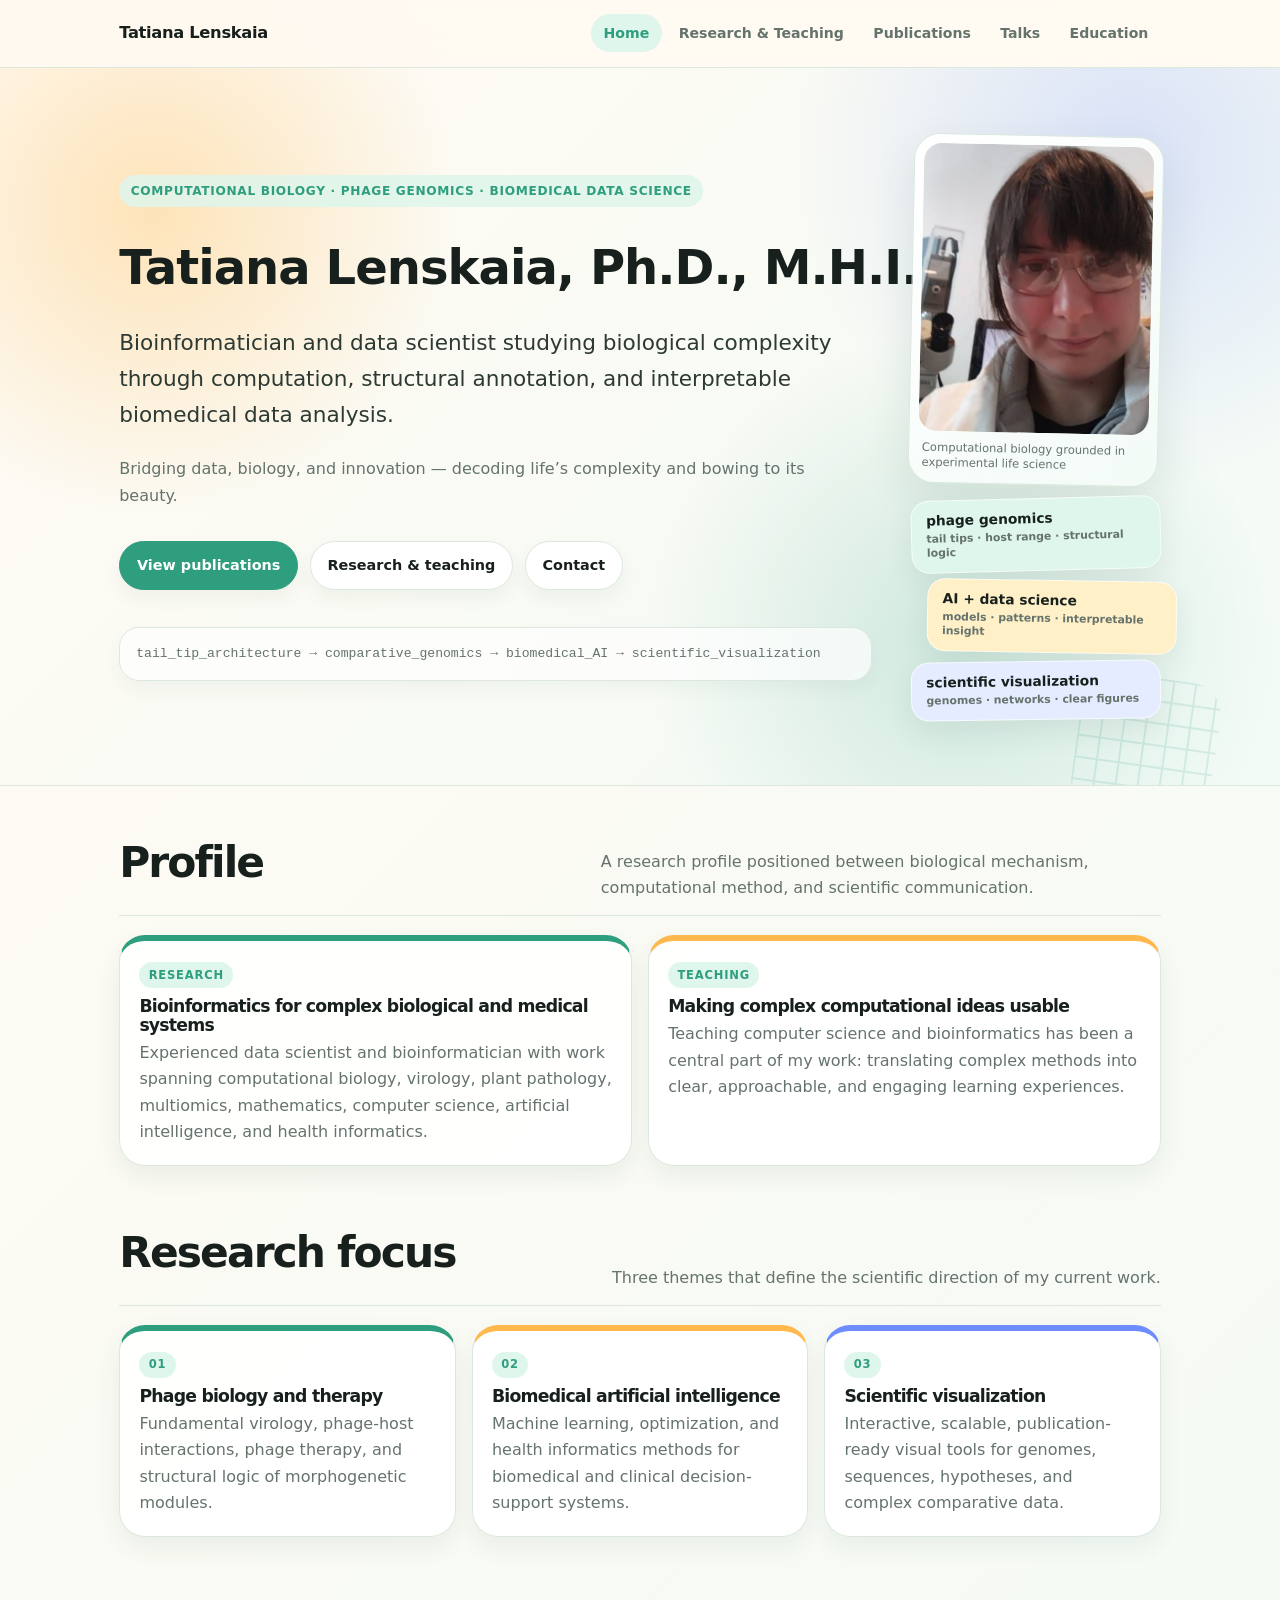
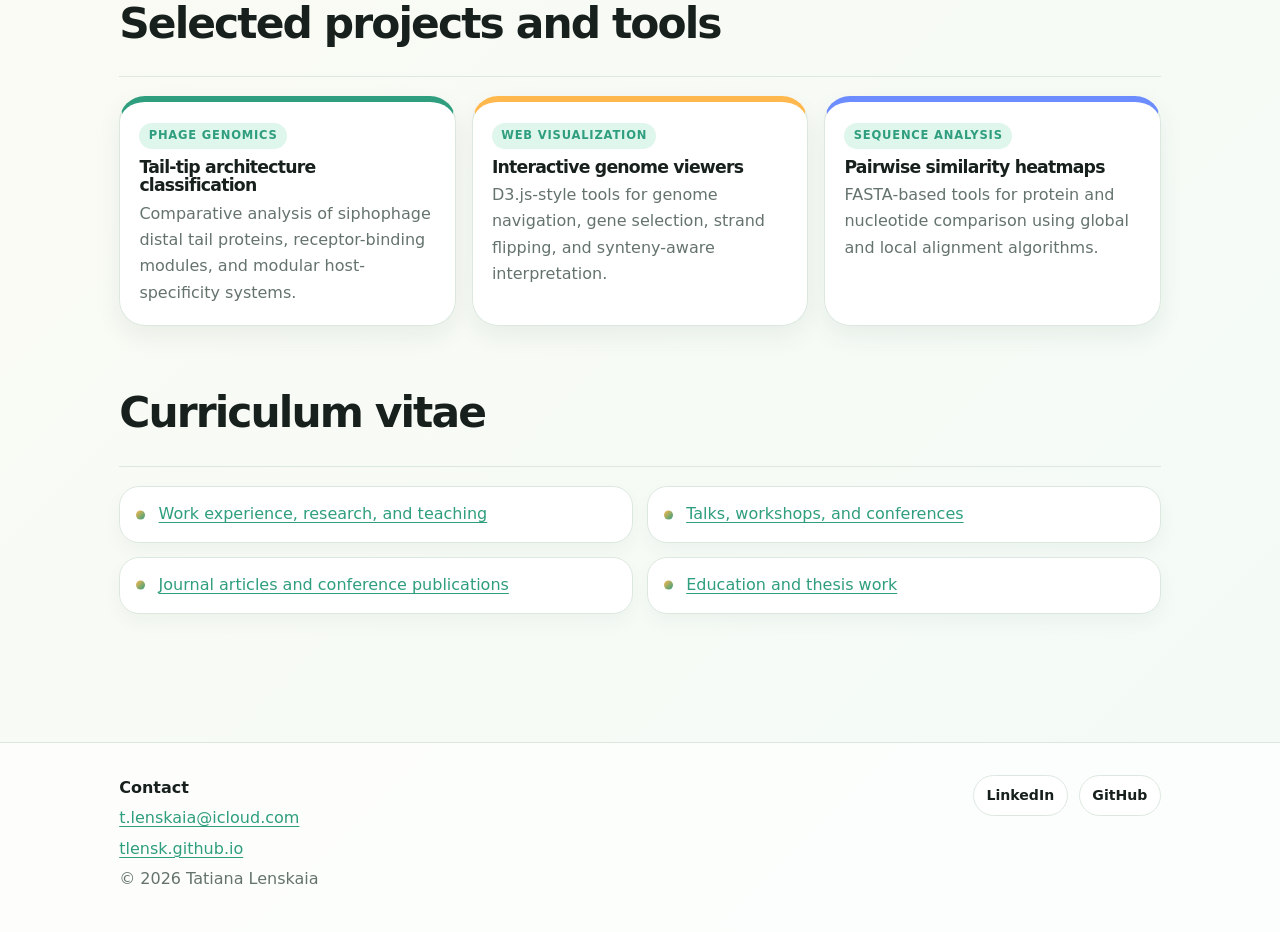
<file: index.html>
<!DOCTYPE html>
<html lang="en">
<head>
  <meta charset="UTF-8">
  <meta name="viewport" content="width=device-width, initial-scale=1.0">
  <meta name="description" content="Academic CV and research portfolio of Tatiana Lenskaia, Ph.D., M.H.I., bioinformatician and computational biologist working on phage genomics, biomedical data science, and scientific visualization.">
  <title>Tatiana Lenskaia | Bioinformatics & Phage Research</title>
  <link rel="stylesheet" href="assets/css/style.css">
</head>
<body>
  <a class="skip-link" href="#main">Skip to content</a>
  <nav class="site-nav" aria-label="Main navigation">
    <div class="nav-inner">
      <a class="brand" href="index.html">Tatiana Lenskaia</a>
      <div class="nav-links">
        <a href="index.html" aria-current="page">Home</a>
        <a href="work.html">Research & Teaching</a>
        <a href="pubs.html">Publications</a>
        <a href="talks.html">Talks</a>
        <a href="edu.html">Education</a>
      </div>
    </div>
  </nav>

  <header class="hero">
    <div class="hero-inner">
      <div>
        <p class="eyebrow">Computational biology · Phage genomics · Biomedical data science</p>
        <h1>Tatiana Lenskaia, Ph.D., M.H.I.</h1>
        <p class="lede">Bioinformatician and data scientist studying biological complexity through computation, structural annotation, and interpretable biomedical data analysis.</p>
        <p class="tagline">Bridging data, biology, and innovation — decoding life’s complexity and bowing to its beauty.</p>
        <div class="hero-actions" aria-label="Primary links">
          <a class="button primary" href="pubs.html">View publications</a>
          <a class="button" href="work.html">Research & teaching</a>
          <a class="button" href="mailto:t.lenskaia@icloud.com">Contact</a>
        </div>
        <div class="code-strip" aria-label="Research focus summary">tail_tip_architecture → comparative_genomics → biomedical_AI → scientific_visualization</div>
      </div>
      <div class="hero-visual">
        <figure class="portrait-card">
          <img 
            src="assets/img/tl_lab.png" 
            alt="Tatiana Lenskaia in a laboratory setting with microscope"
            class="hero-photo"
          >
          <figcaption>
            Computational biology grounded in experimental life science
          </figcaption>
        </figure>

        <div class="mini-card-stack" aria-hidden="true">


          <div class="mini-card card-green">
            <span class="mini-card-title">phage genomics</span>
            <span class="mini-card-subtitle">tail tips · host range · structural logic</span>
          </div>

          <div class="mini-card card-yellow">
            <span class="mini-card-title">AI + data science</span>
            <span class="mini-card-subtitle">models · patterns · interpretable insight</span>
          </div>

          <div class="mini-card card-blue">
            <span class="mini-card-title">scientific visualization</span>
            <span class="mini-card-subtitle">genomes · networks · clear figures</span>
          </div>


        </div>
      </div>
    </div>
  </header>

  <main id="main">
    <section class="section" aria-labelledby="profile-title">
      <div class="section-header">
        <h2 id="profile-title">Profile</h2>
        <p>A research profile positioned between biological mechanism, computational method, and scientific communication.</p>
      </div>
      <div class="grid two">
        <article class="card">
          <span class="kicker">Research</span>
          <h3>Bioinformatics for complex biological and medical systems</h3>
          <p>Experienced data scientist and bioinformatician with work spanning computational biology, virology, plant pathology, multiomics, mathematics, computer science, artificial intelligence, and health informatics.</p>
        </article>
        <article class="card">
          <span class="kicker">Teaching</span>
          <h3>Making complex computational ideas usable</h3>
          <p>Teaching computer science and bioinformatics has been a central part of my work: translating complex methods into clear, approachable, and engaging learning experiences.</p>
        </article>
      </div>
    </section>

    <section class="section" aria-labelledby="research-title">
      <div class="section-header">
        <h2 id="research-title">Research focus</h2>
        <p>Three themes that define the scientific direction of my current work.</p>
      </div>
      <div class="grid three">
        <article class="card">
          <span class="kicker">01</span>
          <h3>Phage biology and therapy</h3>
          <p>Fundamental virology, phage-host interactions, phage therapy, and structural logic of morphogenetic modules.</p>
        </article>
        <article class="card">
          <span class="kicker">02</span>
          <h3>Biomedical artificial intelligence</h3>
          <p>Machine learning, optimization, and health informatics methods for biomedical and clinical decision-support systems.</p>
        </article>
        <article class="card">
          <span class="kicker">03</span>
          <h3>Scientific visualization</h3>
          <p>Interactive, scalable, publication-ready visual tools for genomes, sequences, hypotheses, and complex comparative data.</p>
        </article>
      </div>
    </section>

    <section class="section" aria-labelledby="projects-title">
      <div class="section-header">
        <h2 id="projects-title">Selected projects and tools</h2>
        <!--<p>A portfolio layer that makes the CV more useful to scientific collaborators, employers, and consulting clients.</p>-->
      </div>
      <div class="grid three">
        <article class="card">
          <span class="kicker">Phage genomics</span>
          <h3>Tail-tip architecture classification</h3>
          <p>Comparative analysis of siphophage distal tail proteins, receptor-binding modules, and modular host-specificity systems.</p>
        </article>
        <article class="card">
          <span class="kicker">Web visualization</span>
          <h3>Interactive genome viewers</h3>
          <p>D3.js-style tools for genome navigation, gene selection, strand flipping, and synteny-aware interpretation.</p>
        </article>
        <article class="card">
          <span class="kicker">Sequence analysis</span>
          <h3>Pairwise similarity heatmaps</h3>
          <p>FASTA-based tools for protein and nucleotide comparison using global and local alignment algorithms.</p>
        </article>
      </div>
    </section>

    <section class="section" aria-labelledby="cv-title">
      <div class="section-header">
        <h2 id="cv-title">Curriculum vitae</h2>
        <!--<p>The full CV is divided into focused pages for faster scanning.</p>-->
      </div>
      <div class="grid four">
        <ul class="compact-list">
          <li><a href="work.html">Work experience, research, and teaching</a></li>
          <li><a href="talks.html">Talks, workshops, and conferences</a></li>
          <li><a href="pubs.html">Journal articles and conference publications</a></li>
          <li><a href="edu.html">Education and thesis work</a></li>
        </ul>
      </div>
    </section>
  </main>

  <footer class="site-footer">
    <div class="footer-inner">
      <div>
        <strong>Contact</strong>
        <p><a href="mailto:t.lenskaia@icloud.com">t.lenskaia@icloud.com</a></p>
        <p><a href="https://tlensk.github.io/">tlensk.github.io</a></p>
        <p>© <span data-year></span> Tatiana Lenskaia</p>
      </div>
      <div class="social-links" aria-label="Social links">
        <a href="https://www.linkedin.com/in/tlensk/" aria-label="LinkedIn profile">LinkedIn</a>
        <a href="https://github.com/tlensk" aria-label="GitHub profile">GitHub</a>
      </div>
    </div>
  </footer>
  <script src="assets/js/main.js"></script>
</body>
</html>
</file>
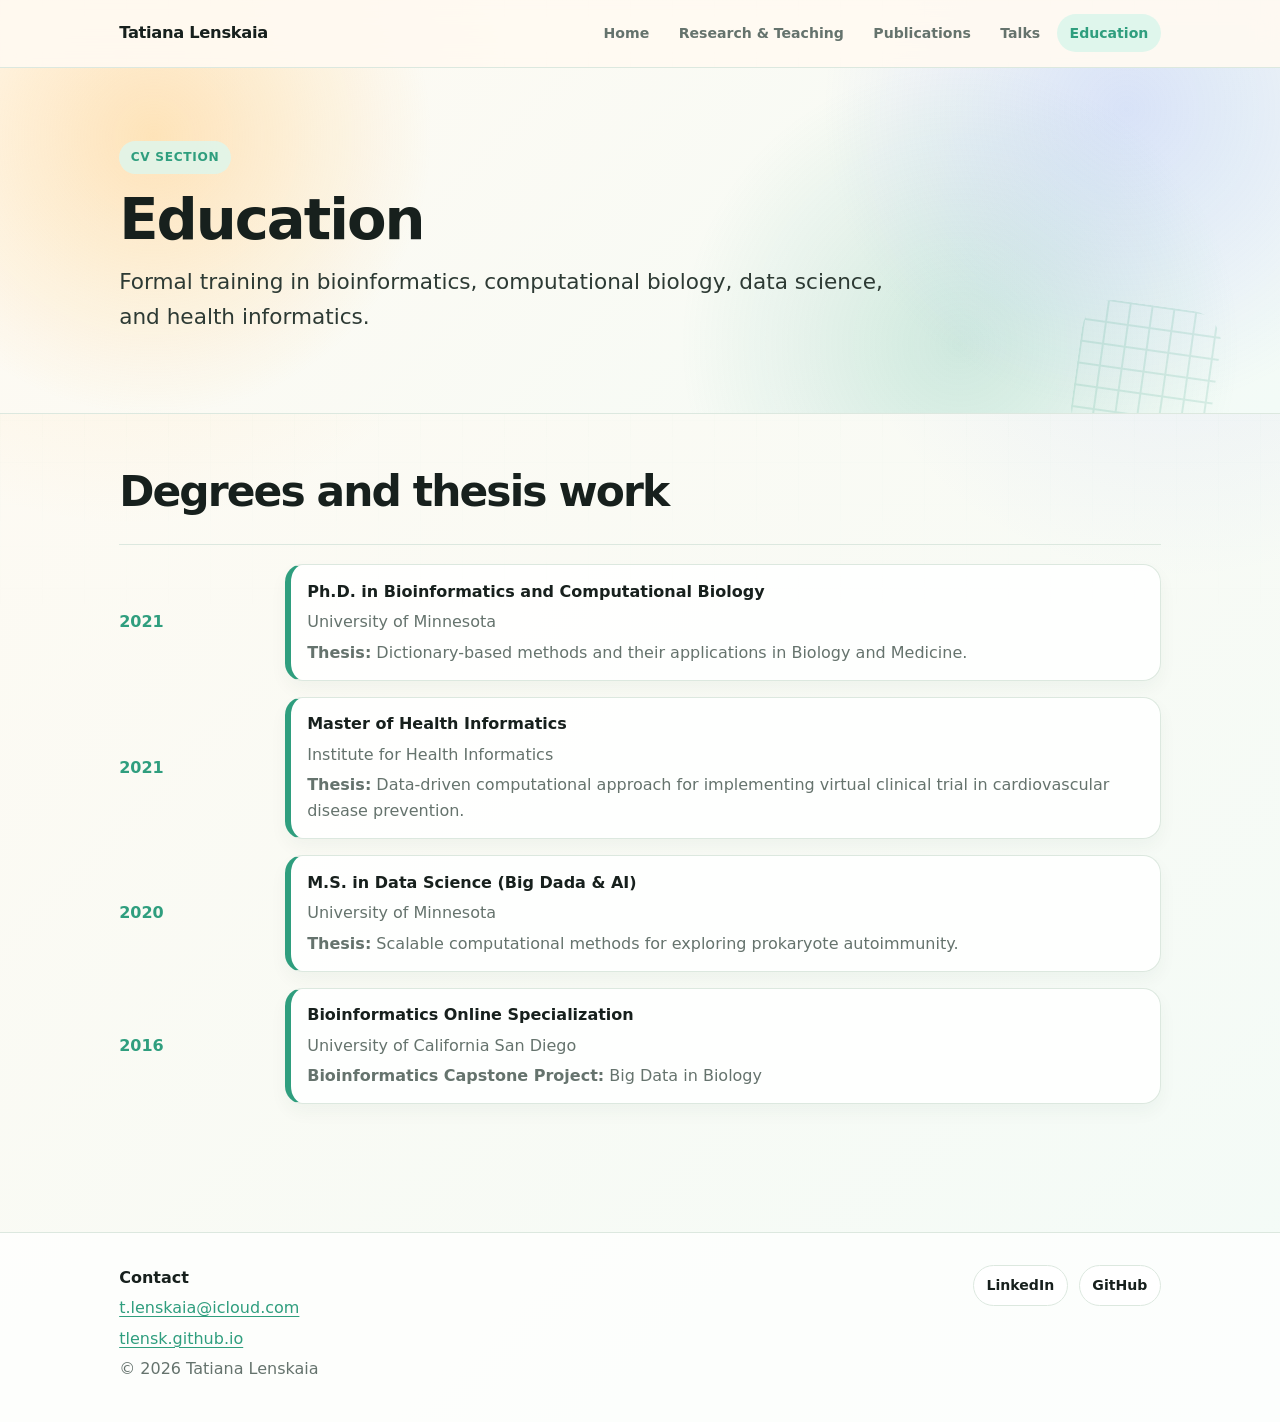
<file: edu.html>
<!DOCTYPE html>
<html lang="en">
<head>
  <meta charset="UTF-8">
  <meta name="viewport" content="width=device-width, initial-scale=1.0">
  <meta name="description" content="Education and thesis work of Tatiana Lenskaia, Ph.D., M.H.I.">
  <title>Education | Tatiana Lenskaia</title>
  <link rel="stylesheet" href="assets/css/style.css">
</head>
<body>
  <a class="skip-link" href="#main">Skip to content</a>
  <nav class="site-nav" aria-label="Main navigation">
    <div class="nav-inner">
      <a class="brand" href="index.html">Tatiana Lenskaia</a>
      <div class="nav-links">
        <a href="index.html">Home</a>
        <a href="work.html">Research & Teaching</a>
        <a href="pubs.html">Publications</a>
        <a href="talks.html">Talks</a>
        <a href="edu.html" aria-current="page">Education</a>
      </div>
    </div>
  </nav>

  <header class="page-hero">
    <div class="page-hero-inner">
      <p class="eyebrow">CV section</p>
      <h1>Education</h1>
      <p class="lede">Formal training in bioinformatics, computational biology, data science, and health informatics.</p>
    </div>
  </header>

  <main id="main">
    <section class="section" aria-labelledby="education-title">
      <div class="section-header"><h2 id="education-title">Degrees and thesis work</h2>
      <!--<p>Each degree is presented with its thesis topic to clarify the intellectual trajectory.</p>--></div>
      <ol class="timeline">
        <li>
          <span class="date">2021</span>
          <div class="body">
            <strong>Ph.D. in Bioinformatics and Computational Biology</strong>
            <p>University of Minnesota</p>
            <p><strong>Thesis:</strong> Dictionary-based methods and their applications in Biology and Medicine.</p>
          </div>
        </li>
        <li>
          <span class="date">2021</span>
          <div class="body">
            <strong>Master of Health Informatics</strong>
            <p>Institute for Health Informatics</p>
            <p><strong>Thesis:</strong> Data-driven computational approach for implementing virtual clinical trial in cardiovascular disease prevention.</p>
          </div>
        </li>
        <li>
          <span class="date">2020</span>
          <div class="body">
            <strong>M.S. in Data Science (Big Dada & AI)</strong>
            <p>University of Minnesota</p>
            <p><strong>Thesis:</strong> Scalable computational methods for exploring prokaryote autoimmunity.</p>
          </div>
        </li>
        <li>
          <span class="date">2016</span>
          <div class="body">
            <strong>Bioinformatics Online Specialization</strong>
            <p>University of California San Diego</p>
            <p><strong>Bioinformatics Capstone Project:</strong> Big Data in Biology</p>
          </div>
        </li>




      </ol>
    </section>
  </main>

  <footer class="site-footer">
    <div class="footer-inner">
      <div><strong>Contact</strong><p><a href="mailto:t.lenskaia@icloud.com">t.lenskaia@icloud.com</a></p><p><a href="https://tlensk.github.io/">tlensk.github.io</a></p><p>© <span data-year></span> Tatiana Lenskaia</p></div>
      <div class="social-links" aria-label="Social links"><a href="https://www.linkedin.com/in/tlensk/">LinkedIn</a><a href="https://github.com/tlensk">GitHub</a></div>
    </div>
  </footer>
  <script src="assets/js/main.js"></script>
</body>
</html>
</file>
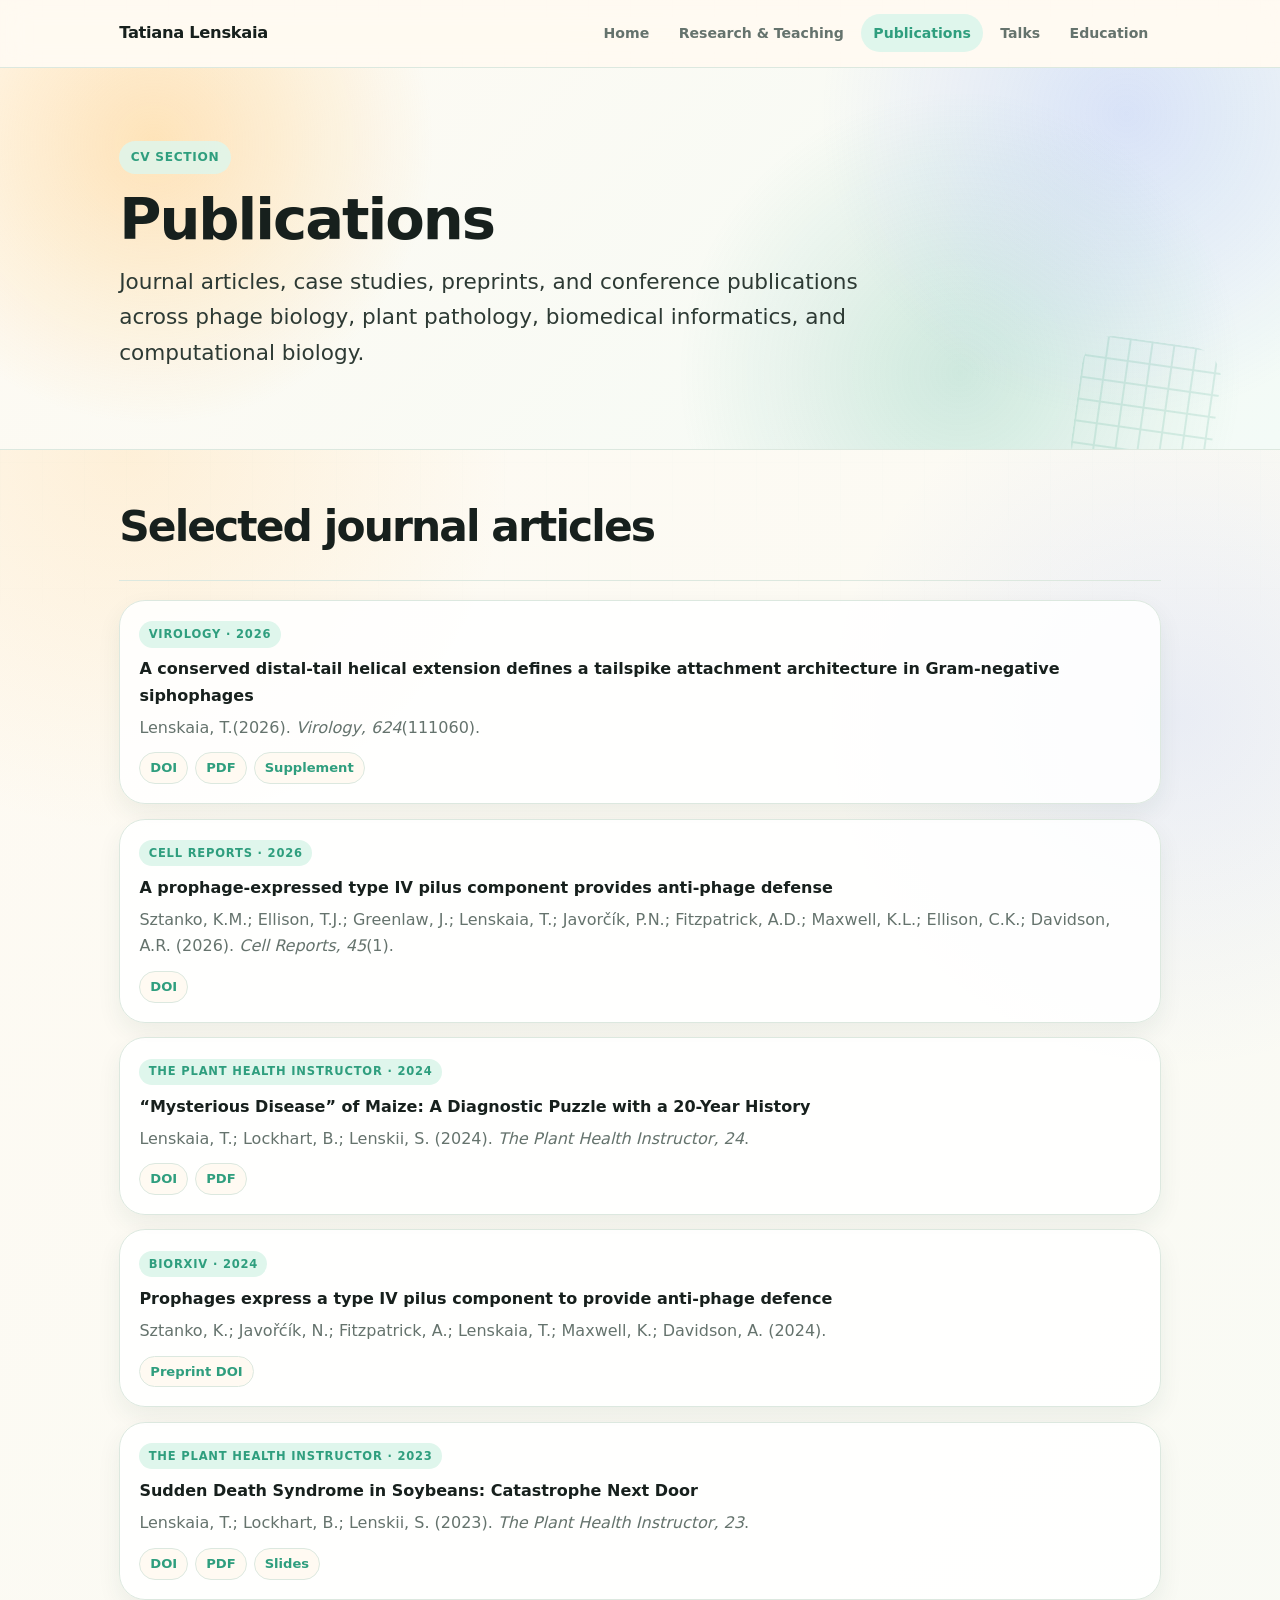
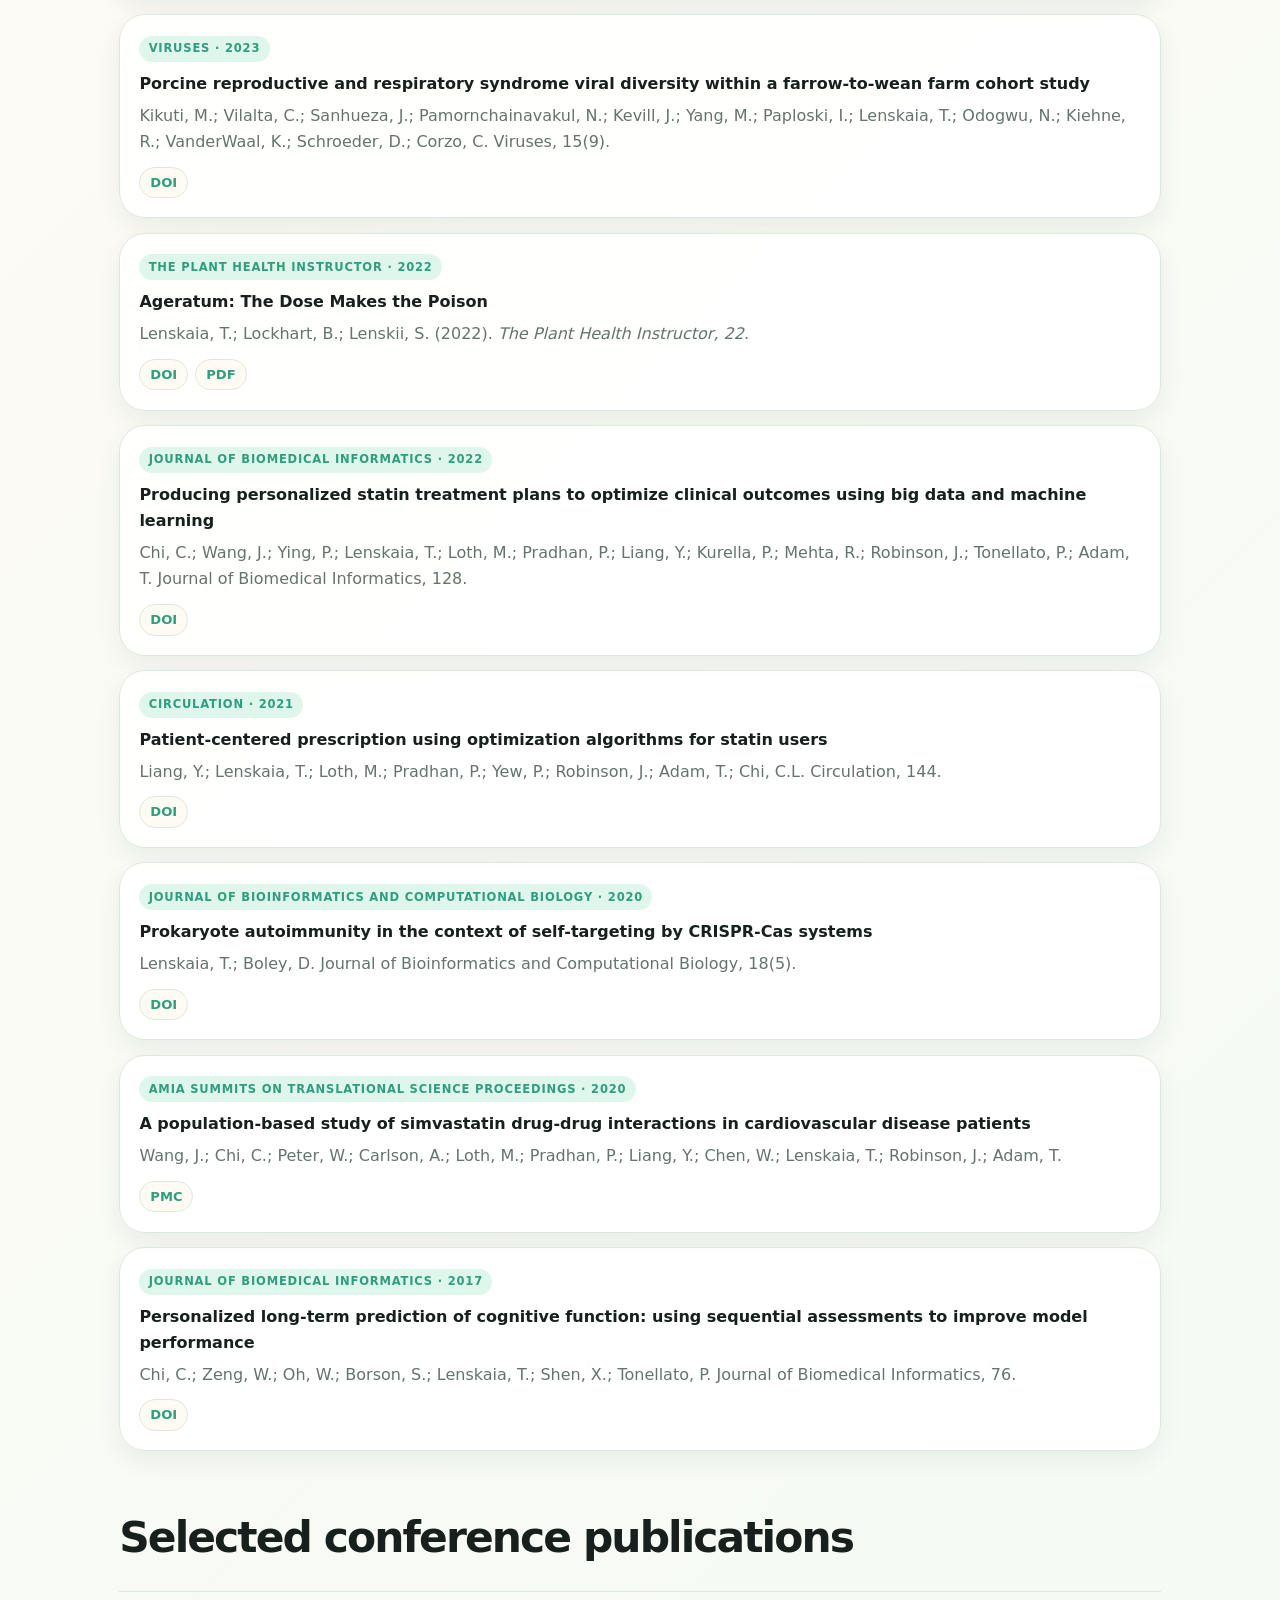
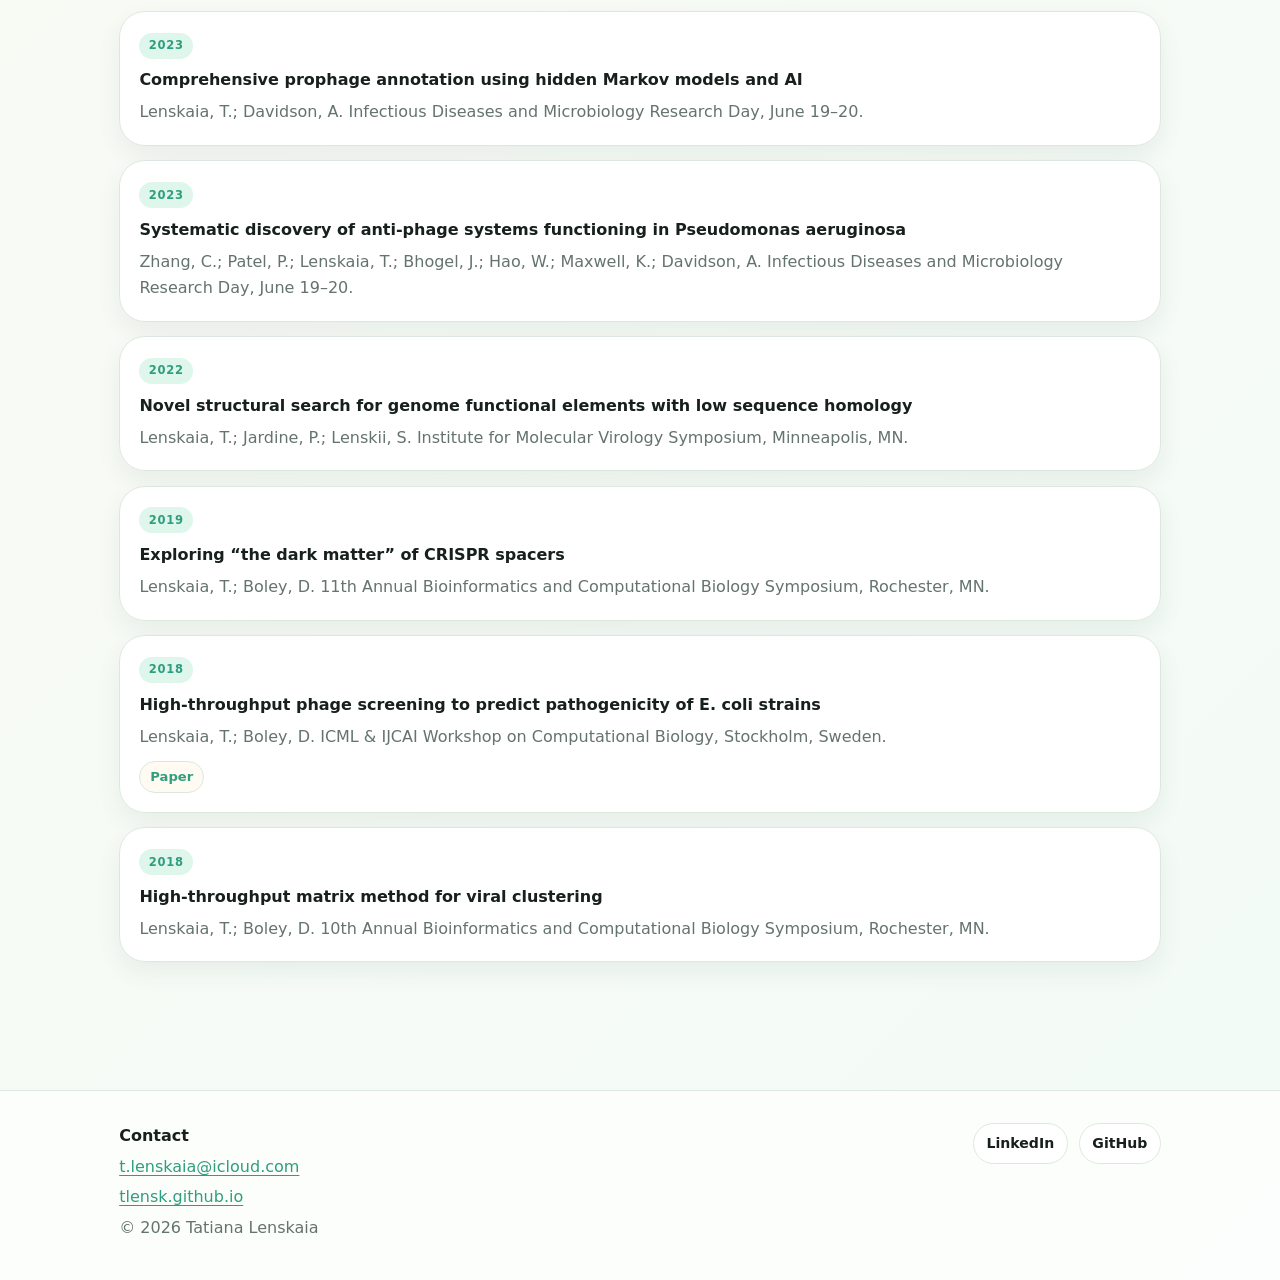
<file: pubs.html>
<!DOCTYPE html>
<html lang="en">
<head>
  <meta charset="UTF-8">
  <meta name="viewport" content="width=device-width, initial-scale=1.0">
  <meta name="description" content="Journal articles and conference publications by Tatiana Lenskaia.">
  <title>Publications | Tatiana Lenskaia</title>
  <link rel="stylesheet" href="assets/css/style.css">
</head>
<body>
  <a class="skip-link" href="#main">Skip to content</a>
  <nav class="site-nav" aria-label="Main navigation">
    <div class="nav-inner">
      <a class="brand" href="index.html">Tatiana Lenskaia</a>
      <div class="nav-links">
        <a href="index.html">Home</a>
        <a href="work.html">Research & Teaching</a>
        <a href="pubs.html" aria-current="page">Publications</a>
        <a href="talks.html">Talks</a>
        <a href="edu.html">Education</a>
      </div>
    </div>
  </nav>

  <header class="page-hero">
    <div class="page-hero-inner">
      <p class="eyebrow">CV section</p>
      <h1>Publications</h1>
      <p class="lede">Journal articles, case studies, preprints, and conference publications across phage biology, plant pathology, biomedical informatics, and computational biology.</p>
    </div>
  </header>

  <main id="main">
    <section class="section" aria-labelledby="journal-title">
      <div class="section-header">
        <h2 id="journal-title">Selected journal articles</h2>
        <!--<p>Structured for rapid scanning: title first, then authors, venue, year, and links.</p>-->
      </div>
      <ol class="publication-list">
        <li class="publication">
          <span class="meta">Virology · 2026</span>
          <strong>A conserved distal-tail helical extension defines a tailspike attachment architecture in Gram-negative siphophages</strong>
          <p>Lenskaia, T.(2026). <em>Virology, 624</em>(111060).</p>
          <div class="links"><a href="https://authors.elsevier.com/a/1niVa_%7E75v5HK">DOI</a><a href="assets/pdf/TL_paper.pdf">PDF</a><a href="assets/pdf/supplement.zip">Supplement</a></div>
        </li>
        <li class="publication">
          <span class="meta">Cell Reports · 2026</span>
          <strong>A prophage-expressed type IV pilus component provides anti-phage defense</strong>
          <p>Sztanko, K.M.; Ellison, T.J.; Greenlaw, J.; Lenskaia, T.; Javorčík, P.N.; Fitzpatrick, A.D.; Maxwell, K.L.; Ellison, C.K.; Davidson, A.R. (2026). <em>Cell Reports, 45</em>(1).</p>
          <div class="links"><a href="https://doi.org/10.1016/j.celrep.2025.116759">DOI</a></div>
        </li>
        <!--
        <li class="publication">
          <span class="meta">In preparation</span>
          <strong>Reviewing the main types of siphophage tail tips: the patchwork of central fibers and other modular patterns</strong>
          <p>Lenskaia, T.; Casjens, S.; Davidson, A.</p>
          <div class="links"><a href="assets/pdf/TL_siphoTTCpic_draft.pdf">Draft</a><a href="assets/data/SiphoN_TTC_Appendix.xlsx">Supplement</a></div>
        </li> -->
        <li class="publication">
          <span class="meta">The Plant Health Instructor · 2024</span>
          <strong>“Mysterious Disease” of Maize: A Diagnostic Puzzle with a 20-Year History</strong>
          <p>Lenskaia, T.; Lockhart, B.; Lenskii, S. (2024). <em>The Plant Health Instructor, 24</em>.</p>
          <div class="links"><a href="https://www.apsnet.org/edcenter/learningPP/Pages/PHI-C-2024-02-0002.aspx">DOI</a><a href="assets/pdf/PHI_CaseStudy3_Maize.pdf">PDF</a></div>
        </li>
        <li class="publication">
          <span class="meta">bioRxiv · 2024</span>
          <strong>Prophages express a type IV pilus component to provide anti-phage defence</strong>
          <p>Sztanko, K.; Javořćík, N.; Fitzpatrick, A.; Lenskaia, T.; Maxwell, K.; Davidson, A. (2024).</p>
          <div class="links"><a href="http://dx.doi.org/10.1101/2024.03.29.587342">Preprint DOI</a></div>
        </li>
        <li class="publication">
          <span class="meta">The Plant Health Instructor · 2023</span>
          <strong>Sudden Death Syndrome in Soybeans: Catastrophe Next Door</strong>
          <p>Lenskaia, T.; Lockhart, B.; Lenskii, S. (2023). <em>The Plant Health Instructor, 23</em>.</p>
          <div class="links"><a href="https://www.apsnet.org/edcenter/learningPP/Pages/PHI-C-2022-02-0001.aspx">DOI</a><a href="assets/pdf/PHI_CaseStudy2_Beans.pdf">PDF</a><a href="assets/pdf/PHI-C-2022-02-0001_Detection_slides.pdf">Slides</a></div>
        </li>
        <li class="publication">
          <span class="meta">Viruses · 2023</span>
          <strong>Porcine reproductive and respiratory syndrome viral diversity within a farrow-to-wean farm cohort study</strong>
          <p>Kikuti, M.; Vilalta, C.; Sanhueza, J.; Pamornchainavakul, N.; Kevill, J.; Yang, M.; Paploski, I.; Lenskaia, T.; Odogwu, N.; Kiehne, R.; VanderWaal, K.; Schroeder, D.; Corzo, C. Viruses, 15(9).</p>
          <div class="links"><a href="https://doi.org/10.3390/v15091837">DOI</a></div>
        </li>
        <li class="publication">
          <span class="meta">The Plant Health Instructor · 2022</span>
          <strong>Ageratum: The Dose Makes the Poison</strong>
          <p>Lenskaia, T.; Lockhart, B.; Lenskii, S. (2022). <em>The Plant Health Instructor, 22</em>.</p>
          <div class="links"><a href="https://www.apsnet.org/edcenter/Pages/PHI-C-2022-0826-01.aspx">DOI</a><a href="assets/pdf/PHI_CaseStudy1_Ageratum.pdf">PDF</a></div>
        </li>
        <li class="publication">
          <span class="meta">Journal of Biomedical Informatics · 2022</span>
          <strong>Producing personalized statin treatment plans to optimize clinical outcomes using big data and machine learning</strong>
          <p>Chi, C.; Wang, J.; Ying, P.; Lenskaia, T.; Loth, M.; Pradhan, P.; Liang, Y.; Kurella, P.; Mehta, R.; Robinson, J.; Tonellato, P.; Adam, T. Journal of Biomedical Informatics, 128.</p>
          <div class="links"><a href="https://doi.org/10.1016/j.jbi.2022.104029">DOI</a></div>
        </li>
        <li class="publication">
          <span class="meta">Circulation · 2021</span>
          <strong>Patient-centered prescription using optimization algorithms for statin users</strong>
          <p>Liang, Y.; Lenskaia, T.; Loth, M.; Pradhan, P.; Yew, P.; Robinson, J.; Adam, T.; Chi, C.L. Circulation, 144.</p>
          <div class="links"><a href="https://doi.org/10.1161/circ.144.suppl_1.13604">DOI</a></div>
        </li>
        <li class="publication">
          <span class="meta">Journal of Bioinformatics and Computational Biology · 2020</span>
          <strong>Prokaryote autoimmunity in the context of self-targeting by CRISPR-Cas systems</strong>
          <p>Lenskaia, T.; Boley, D. Journal of Bioinformatics and Computational Biology, 18(5).</p>
          <div class="links"><a href="https://doi.org/10.1142/S021972002050033X">DOI</a></div>
        </li>
        <li class="publication">
          <span class="meta">AMIA Summits on Translational Science Proceedings · 2020</span>
          <strong>A population-based study of simvastatin drug-drug interactions in cardiovascular disease patients</strong>
          <p>Wang, J.; Chi, C.; Peter, W.; Carlson, A.; Loth, M.; Pradhan, P.; Liang, Y.; Chen, W.; Lenskaia, T.; Robinson, J.; Adam, T.</p>
          <div class="links"><a href="https://pmc.ncbi.nlm.nih.gov/articles/PMC7233072/">PMC</a></div>
        </li>
        <li class="publication">
          <span class="meta">Journal of Biomedical Informatics · 2017</span>
          <strong>Personalized long-term prediction of cognitive function: using sequential assessments to improve model performance</strong>
          <p>Chi, C.; Zeng, W.; Oh, W.; Borson, S.; Lenskaia, T.; Shen, X.; Tonellato, P. Journal of Biomedical Informatics, 76.</p>
          <div class="links"><a href="https://doi.org/10.1016/j.jbi.2017.11.002">DOI</a></div>
        </li>
      </ol>
    </section>

    <section class="section" aria-labelledby="conference-title">
      <div class="section-header">
        <h2 id="conference-title">Selected conference publications</h2>
        <!--<p>Selected abstracts, posters, and workshop-associated publications.</p>-->
      </div>
      <ol class="publication-list">
        <li class="publication"><span class="meta">2023</span><strong>Comprehensive prophage annotation using hidden Markov models and AI</strong><p>Lenskaia, T.; Davidson, A. Infectious Diseases and Microbiology Research Day, June 19–20.</p></li>
        <li class="publication"><span class="meta">2023</span><strong>Systematic discovery of anti-phage systems functioning in Pseudomonas aeruginosa</strong><p>Zhang, C.; Patel, P.; Lenskaia, T.; Bhogel, J.; Hao, W.; Maxwell, K.; Davidson, A. Infectious Diseases and Microbiology Research Day, June 19–20.</p></li>
        <li class="publication"><span class="meta">2022</span><strong>Novel structural search for genome functional elements with low sequence homology</strong><p>Lenskaia, T.; Jardine, P.; Lenskii, S. Institute for Molecular Virology Symposium, Minneapolis, MN.</p></li>
        <li class="publication"><span class="meta">2019</span><strong>Exploring “the dark matter” of CRISPR spacers</strong><p>Lenskaia, T.; Boley, D. 11th Annual Bioinformatics and Computational Biology Symposium, Rochester, MN.</p></li>
        <li class="publication"><span class="meta">2018</span><strong>High-throughput phage screening to predict pathogenicity of E. coli strains</strong><p>Lenskaia, T.; Boley, D. ICML & IJCAI Workshop on Computational Biology, Stockholm, Sweden.</p><div class="links"><a href="https://drive.google.com/file/d/1cnqMrQio3HItnsvr3l5LW0aiI5Pi-csQ/view">Paper</a></div></li>
        <li class="publication"><span class="meta">2018</span><strong>High-throughput matrix method for viral clustering</strong><p>Lenskaia, T.; Boley, D. 10th Annual Bioinformatics and Computational Biology Symposium, Rochester, MN.</p></li>
      </ol>
    </section>
  </main>

  <footer class="site-footer">
    <div class="footer-inner">
      <div><strong>Contact</strong><p><a href="mailto:t.lenskaia@icloud.com">t.lenskaia@icloud.com</a></p><p><a href="https://tlensk.github.io/">tlensk.github.io</a></p><p>© <span data-year></span> Tatiana Lenskaia</p></div>
      <div class="social-links" aria-label="Social links"><a href="https://www.linkedin.com/in/tlensk/">LinkedIn</a><a href="https://github.com/tlensk">GitHub</a></div>
    </div>
  </footer>
  <script src="assets/js/main.js"></script>
</body>
</html>
</file>
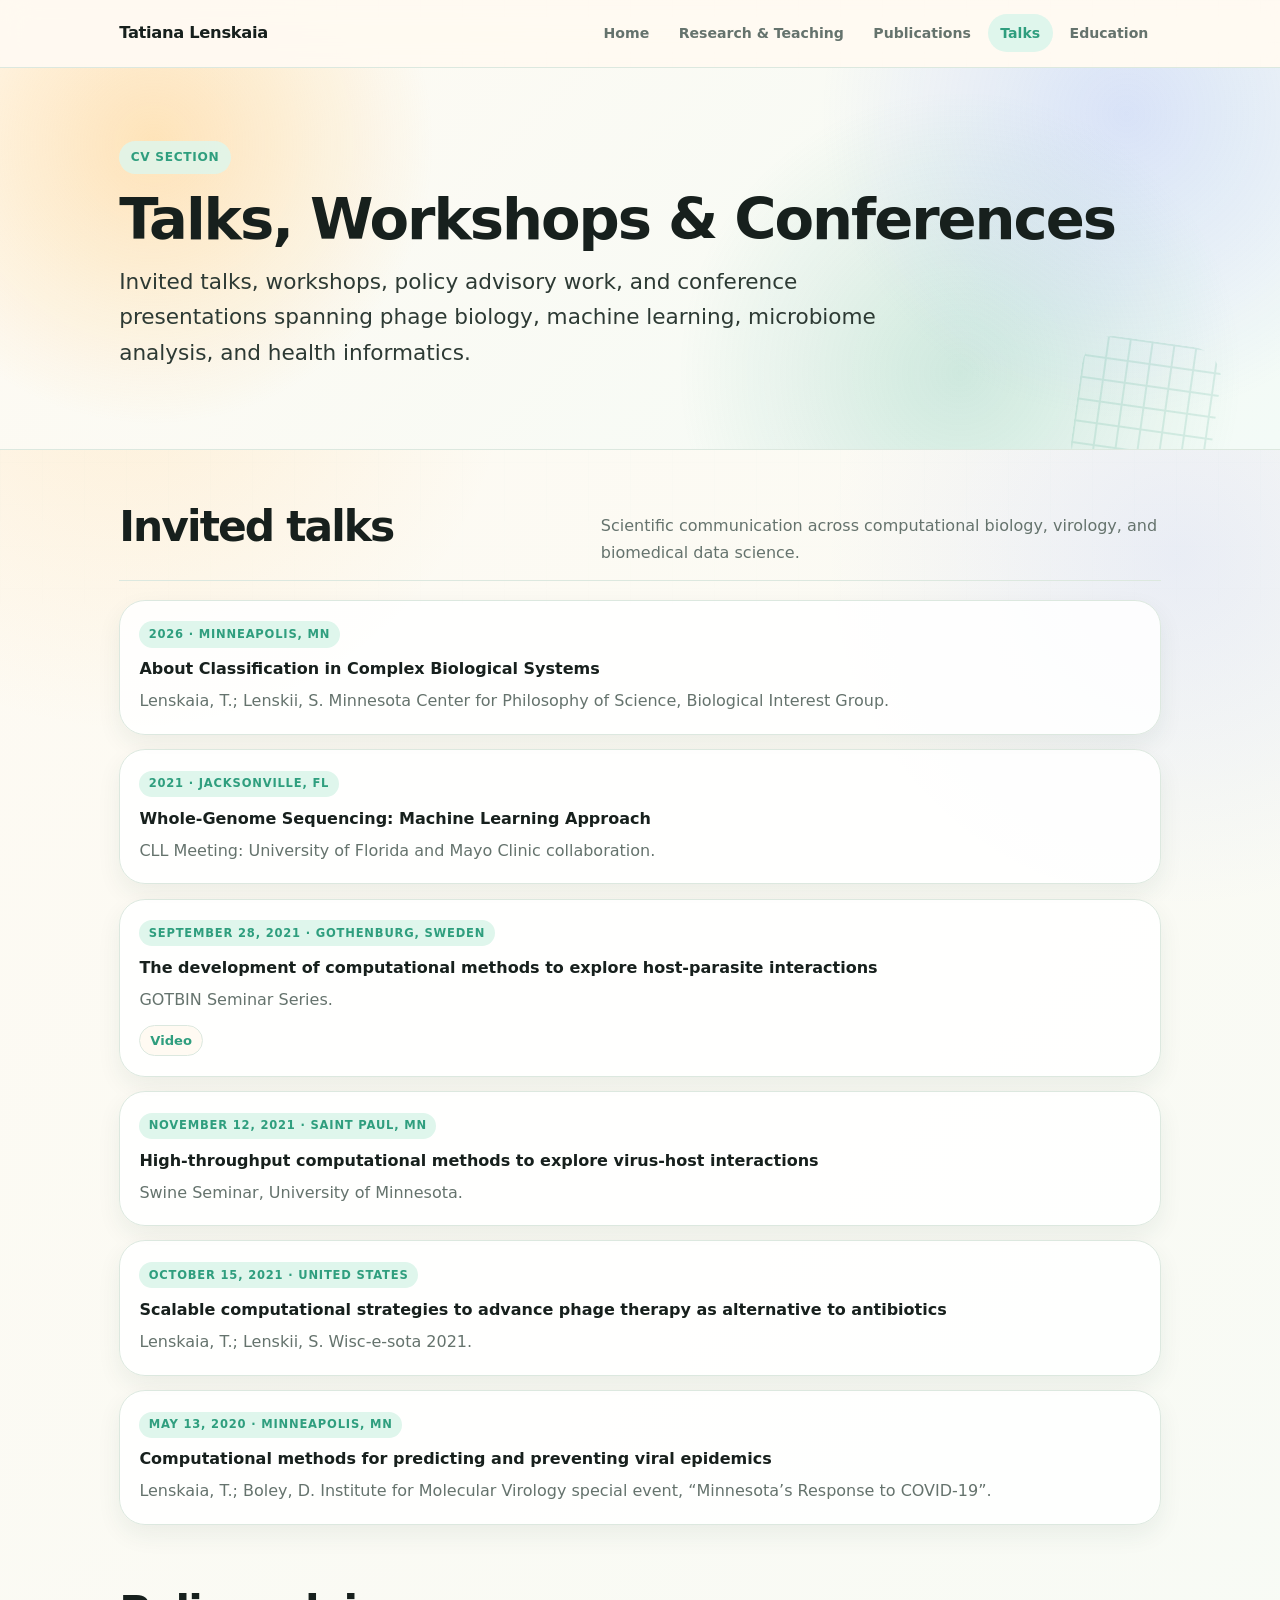
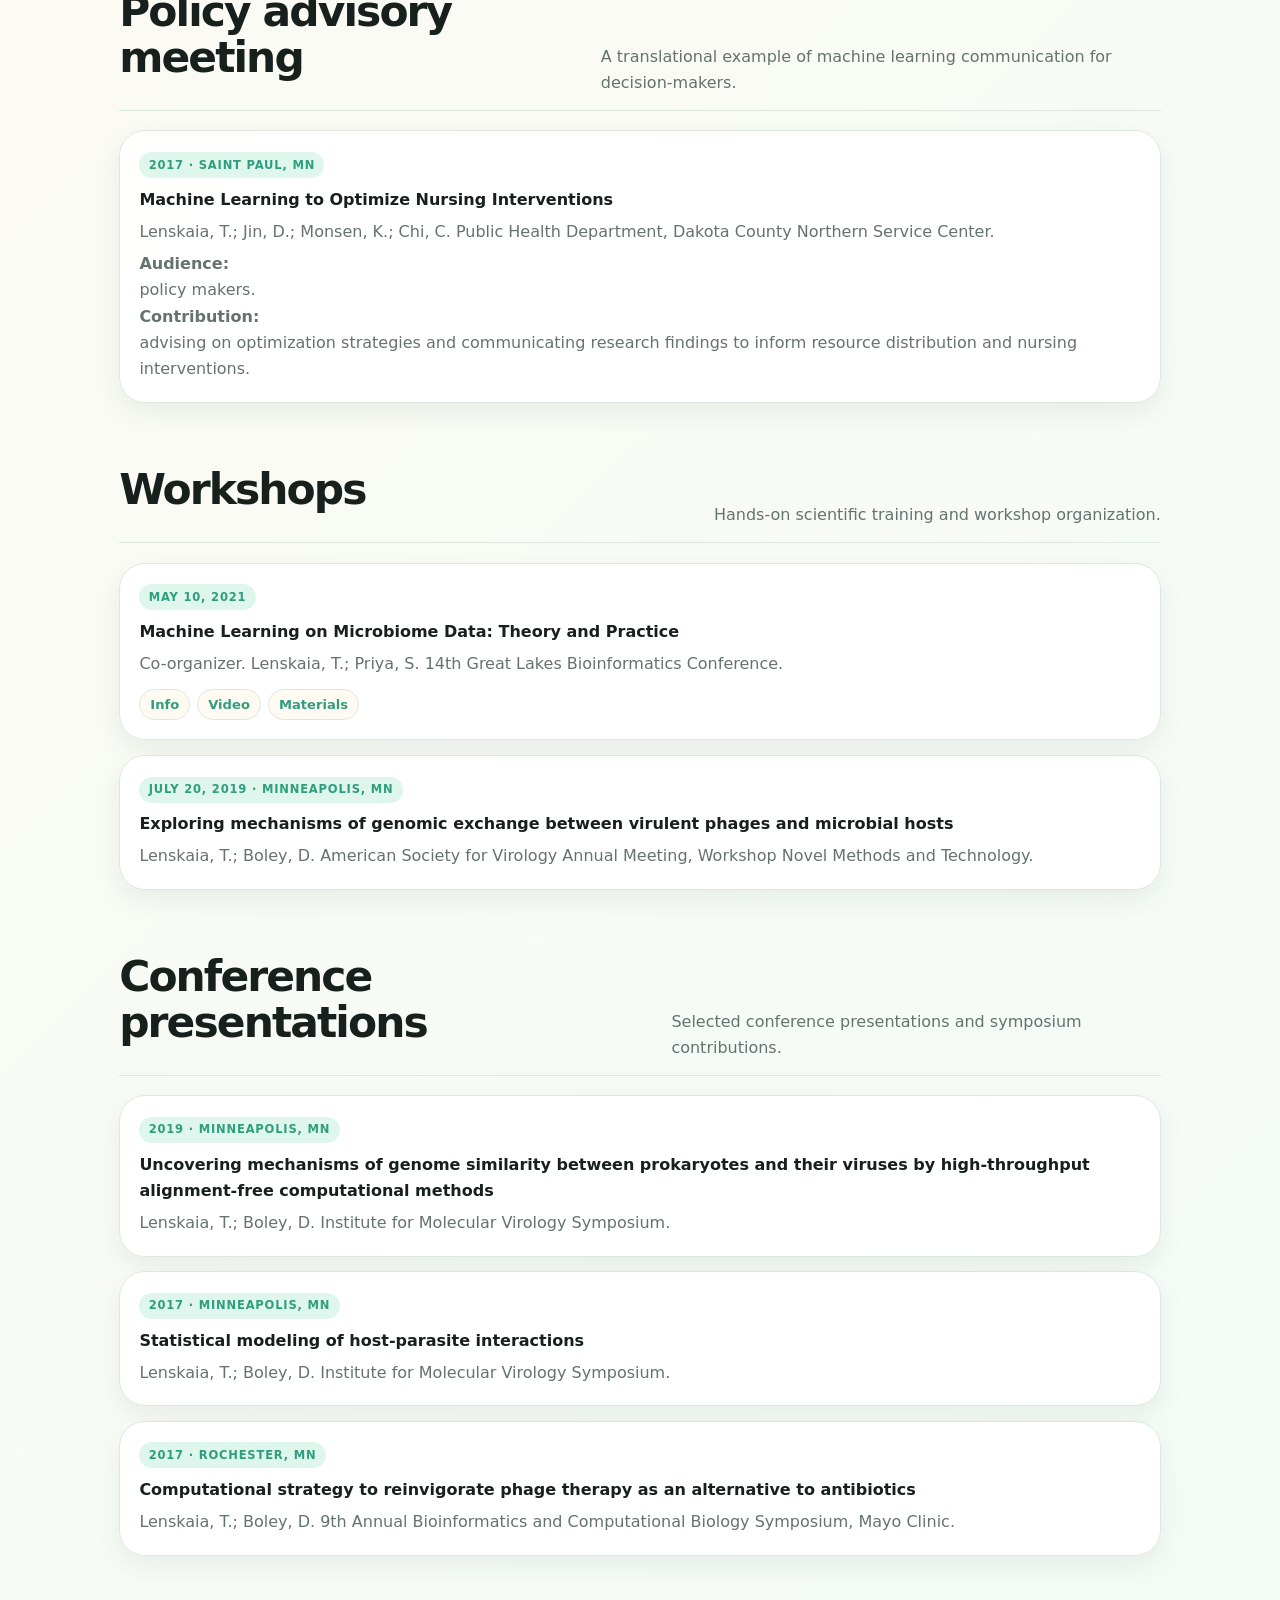
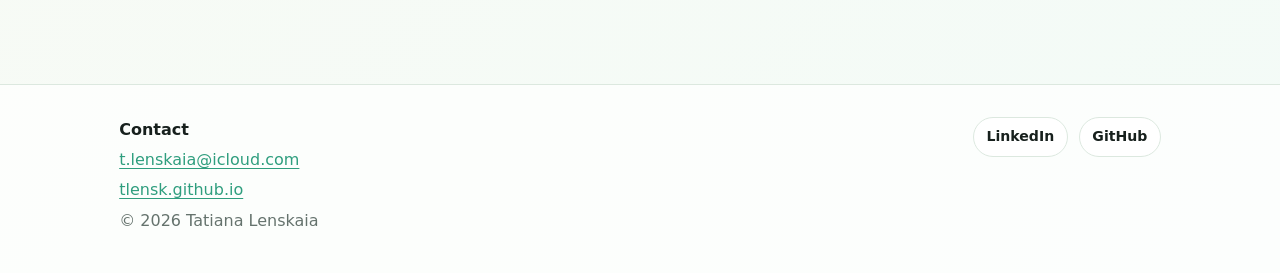
<file: talks.html>
<!DOCTYPE html>
<html lang="en">
<head>
  <meta charset="UTF-8">
  <meta name="viewport" content="width=device-width, initial-scale=1.0">
  <meta name="description" content="Invited talks, workshops, advisory meetings, and conference presentations by Tatiana Lenskaia.">
  <title>Talks & Workshops | Tatiana Lenskaia</title>
  <link rel="stylesheet" href="assets/css/style.css">
</head>
<body>
  <a class="skip-link" href="#main">Skip to content</a>
  <nav class="site-nav" aria-label="Main navigation">
    <div class="nav-inner">
      <a class="brand" href="index.html">Tatiana Lenskaia</a>
      <div class="nav-links">
        <a href="index.html">Home</a>
        <a href="work.html">Research & Teaching</a>
        <a href="pubs.html">Publications</a>
        <a href="talks.html" aria-current="page">Talks</a>
        <a href="edu.html">Education</a>
      </div>
    </div>
  </nav>

  <header class="page-hero">
    <div class="page-hero-inner">
      <p class="eyebrow">CV section</p>
      <h1>Talks, Workshops & Conferences</h1>
      <p class="lede">Invited talks, workshops, policy advisory work, and conference presentations spanning phage biology, machine learning, microbiome analysis, and health informatics.</p>
    </div>
  </header>

  <main id="main">
    <section class="section" aria-labelledby="invited-title">
      <div class="section-header"><h2 id="invited-title">Invited talks</h2><p>Scientific communication across computational biology, virology, and biomedical data science.</p></div>
      <ol class="talk-list">
        <li class="talk-item"><span class="meta">2026 · Minneapolis, MN</span><strong>About Classification in Complex Biological Systems</strong><p>Lenskaia, T.; Lenskii, S. Minnesota Center for Philosophy of Science, Biological Interest Group.</p></li>
        <li class="talk-item"><span class="meta">2021 · Jacksonville, FL</span><strong>Whole-Genome Sequencing: Machine Learning Approach</strong><p>CLL Meeting: University of Florida and Mayo Clinic collaboration.</p></li>
        <li class="talk-item"><span class="meta">September 28, 2021 · Gothenburg, Sweden</span><strong>The development of computational methods to explore host-parasite interactions</strong><p>GOTBIN Seminar Series.</p><div class="links"><a href="https://www.youtube.com/watch?v=xhn1X8jxb5Y">Video</a></div></li>
        <li class="talk-item"><span class="meta">November 12, 2021 · Saint Paul, MN</span><strong>High-throughput computational methods to explore virus-host interactions</strong><p>Swine Seminar, University of Minnesota.</p></li>
        <li class="talk-item"><span class="meta">October 15, 2021 · United States</span><strong>Scalable computational strategies to advance phage therapy as alternative to antibiotics</strong><p>Lenskaia, T.; Lenskii, S. Wisc-e-sota 2021.</p></li>
        <li class="talk-item"><span class="meta">May 13, 2020 · Minneapolis, MN</span><strong>Computational methods for predicting and preventing viral epidemics</strong><p>Lenskaia, T.; Boley, D. Institute for Molecular Virology special event, “Minnesota’s Response to COVID-19”.</p></li>
      </ol>
    </section>

    <section class="section" aria-labelledby="policy-title">
      <div class="section-header"><h2 id="policy-title">Policy advisory meeting</h2><p>A translational example of machine learning communication for decision-makers.</p></div>
      <article class="talk-item">
        <span class="meta">2017 · Saint Paul, MN</span>
        <strong>Machine Learning to Optimize Nursing Interventions</strong>
        <p>Lenskaia, T.; Jin, D.; Monsen, K.; Chi, C. Public Health Department, Dakota County Northern Service Center.</p>
        <p><strong>Audience:</strong> policy makers. <strong>Contribution:</strong> advising on optimization strategies and communicating research findings to inform resource distribution and nursing interventions.</p>
      </article>
    </section>

    <section class="section" aria-labelledby="workshops-title">
      <div class="section-header"><h2 id="workshops-title">Workshops</h2><p>Hands-on scientific training and workshop organization.</p></div>
      <ol class="talk-list">
        <li class="talk-item"><span class="meta">May 10, 2021</span><strong>Machine Learning on Microbiome Data: Theory and Practice</strong><p>Co-organizer. Lenskaia, T.; Priya, S. 14th Great Lakes Bioinformatics Conference.</p><div class="links"><a href="https://www.iscb.org/glbio2021-program/glbio2021-worktut">Info</a><a href="https://www.youtube.com/watch?v=FXA0o8imx2o">Video</a><a href="https://glbio-mlmb.github.io/post/mlmb/">Materials</a></div></li>
        <li class="talk-item"><span class="meta">July 20, 2019 · Minneapolis, MN</span><strong>Exploring mechanisms of genomic exchange between virulent phages and microbial hosts</strong><p>Lenskaia, T.; Boley, D. American Society for Virology Annual Meeting, Workshop Novel Methods and Technology.</p></li>
      </ol>
    </section>

    <section class="section" aria-labelledby="conf-title">
      <div class="section-header"><h2 id="conf-title">Conference presentations</h2><p>Selected conference presentations and symposium contributions.</p></div>
      <ol class="talk-list">
        <li class="talk-item"><span class="meta">2019 · Minneapolis, MN</span><strong>Uncovering mechanisms of genome similarity between prokaryotes and their viruses by high-throughput alignment-free computational methods</strong><p>Lenskaia, T.; Boley, D. Institute for Molecular Virology Symposium.</p></li>
        <li class="talk-item"><span class="meta">2017 · Minneapolis, MN</span><strong>Statistical modeling of host-parasite interactions</strong><p>Lenskaia, T.; Boley, D. Institute for Molecular Virology Symposium.</p></li>
        <li class="talk-item"><span class="meta">2017 · Rochester, MN</span><strong>Computational strategy to reinvigorate phage therapy as an alternative to antibiotics</strong><p>Lenskaia, T.; Boley, D. 9th Annual Bioinformatics and Computational Biology Symposium, Mayo Clinic.</p></li>
      </ol>
    </section>
  </main>

  <footer class="site-footer">
    <div class="footer-inner">
      <div><strong>Contact</strong><p><a href="mailto:t.lenskaia@icloud.com">t.lenskaia@icloud.com</a></p><p><a href="https://tlensk.github.io/">tlensk.github.io</a></p><p>© <span data-year></span> Tatiana Lenskaia</p></div>
      <div class="social-links" aria-label="Social links"><a href="https://www.linkedin.com/in/tlensk/">LinkedIn</a><a href="https://github.com/tlensk">GitHub</a></div>
    </div>
  </footer>
  <script src="assets/js/main.js"></script>
</body>
</html>
</file>
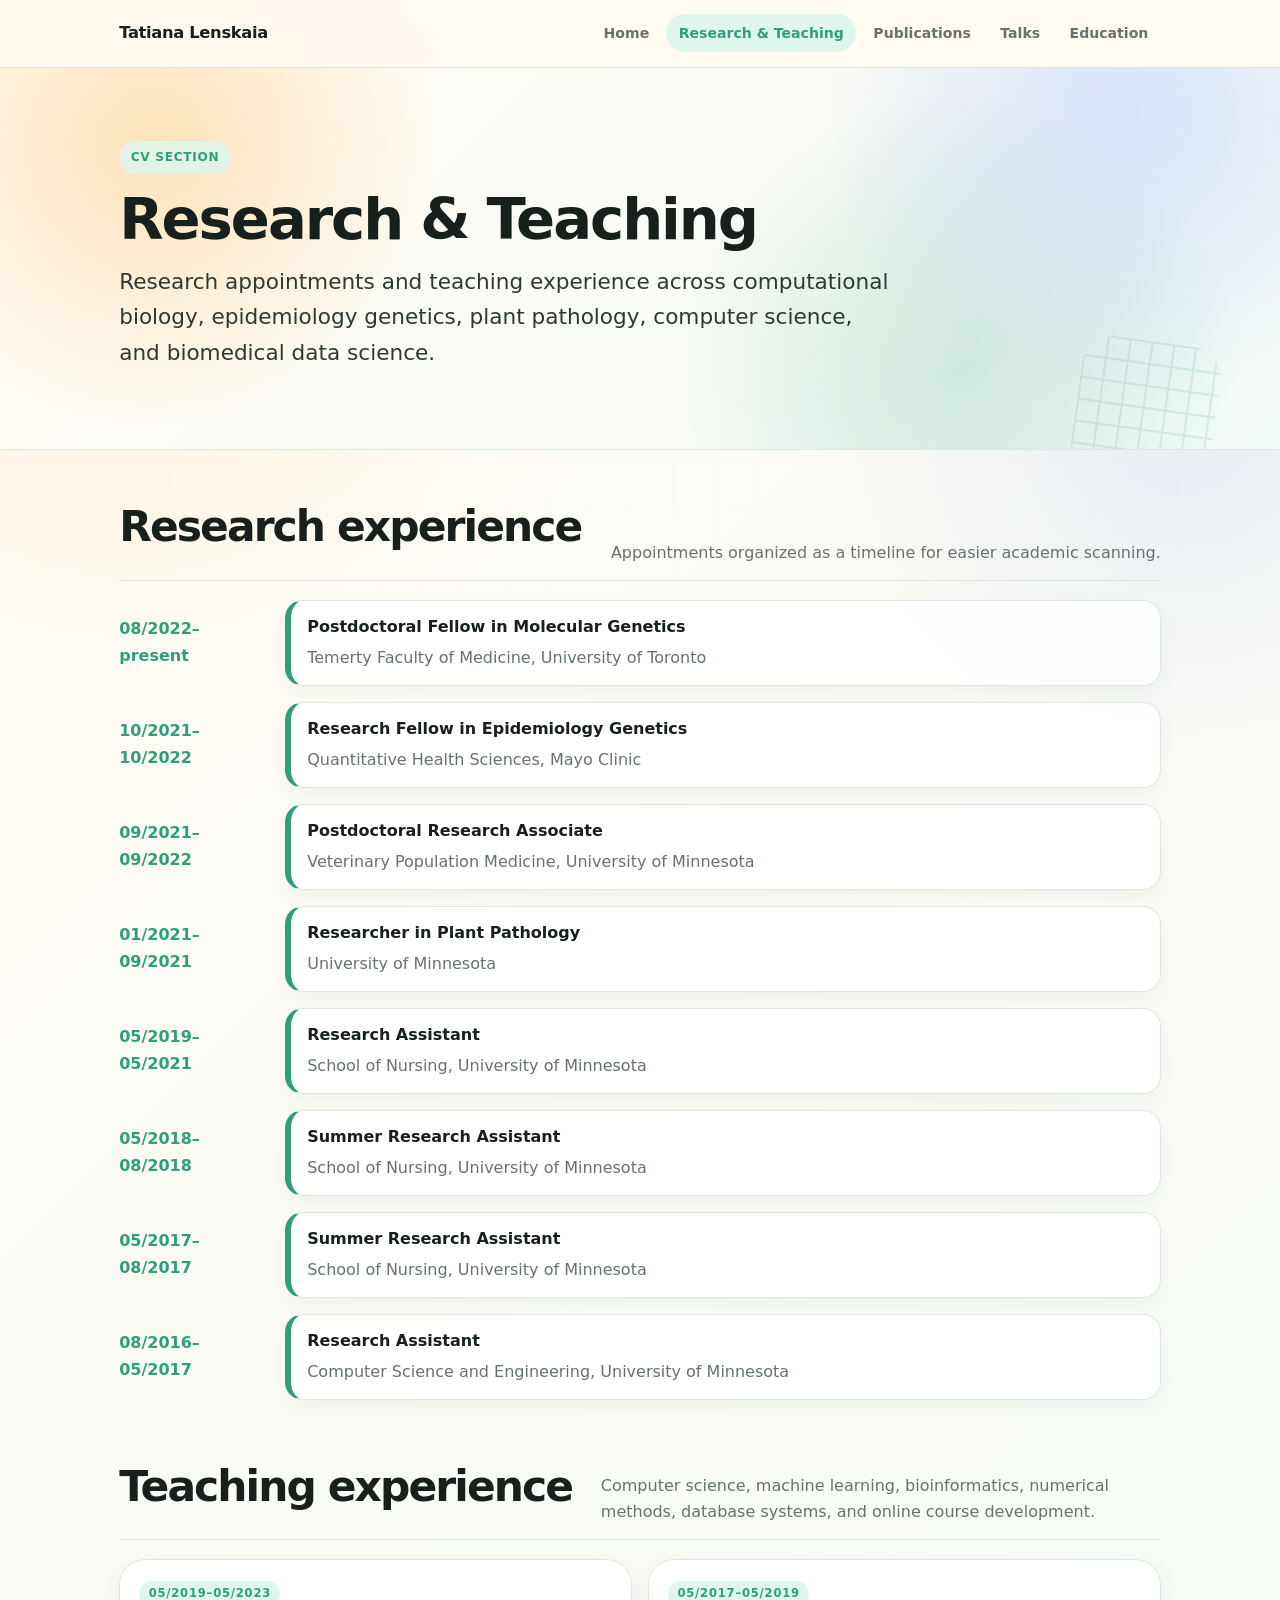
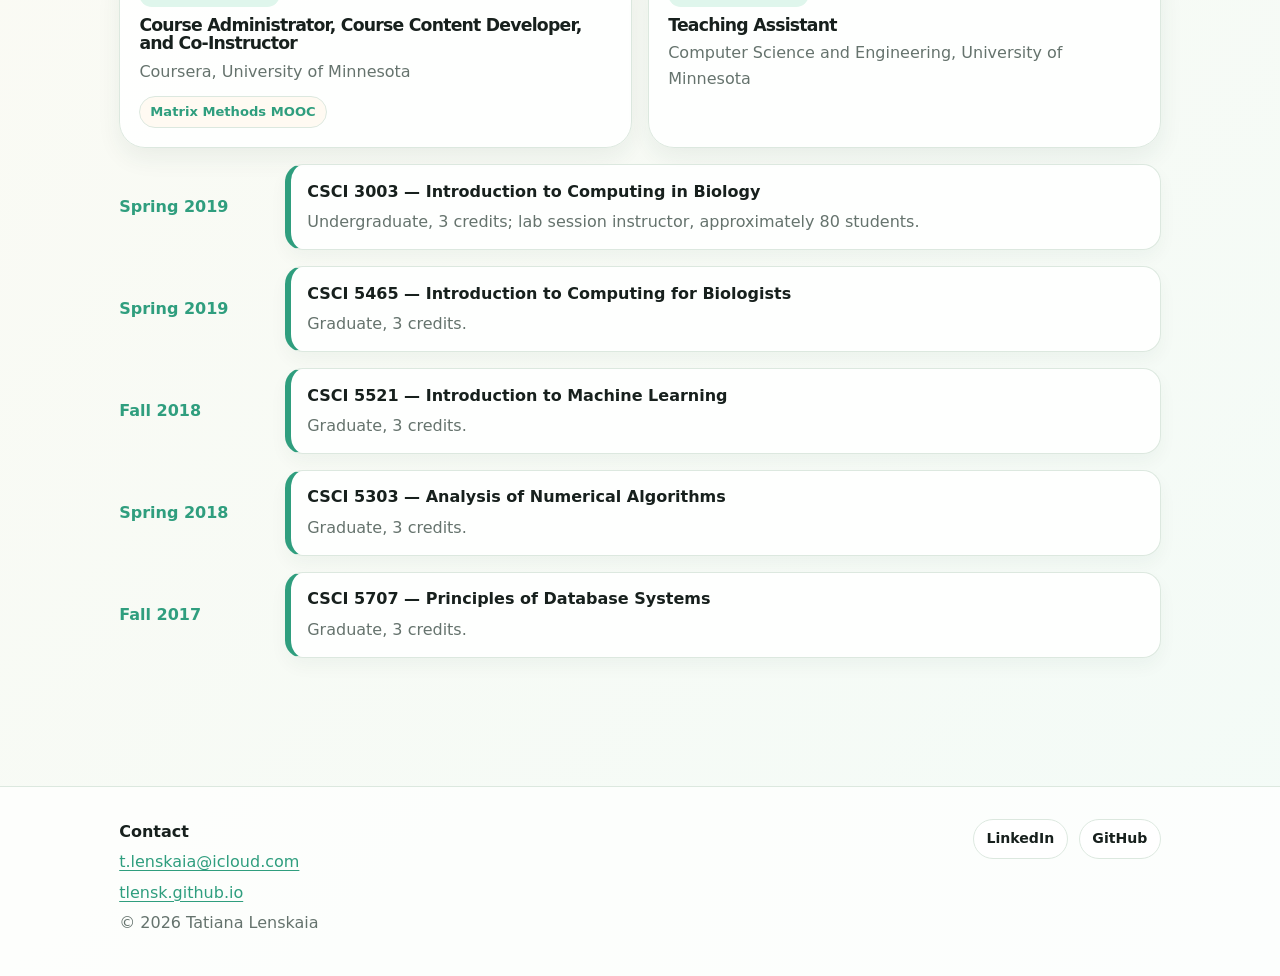
<file: work.html>
<!DOCTYPE html>
<html lang="en">
<head>
  <meta charset="UTF-8">
  <meta name="viewport" content="width=device-width, initial-scale=1.0">
  <meta name="description" content="Research and teaching experience of Tatiana Lenskaia, bioinformatician and computational biologist.">
  <title>Research & Teaching | Tatiana Lenskaia</title>
  <link rel="stylesheet" href="assets/css/style.css">
</head>
<body>
  <a class="skip-link" href="#main">Skip to content</a>
  <nav class="site-nav" aria-label="Main navigation">
    <div class="nav-inner">
      <a class="brand" href="index.html">Tatiana Lenskaia</a>
      <div class="nav-links">
        <a href="index.html">Home</a>
        <a href="work.html" aria-current="page">Research & Teaching</a>
        <a href="pubs.html">Publications</a>
        <a href="talks.html">Talks</a>
        <a href="edu.html">Education</a>
      </div>
    </div>
  </nav>

  <header class="page-hero">
    <div class="page-hero-inner">
      <p class="eyebrow">CV section</p>
      <h1>Research & Teaching</h1>
      <p class="lede">Research appointments and teaching experience across computational biology, epidemiology genetics, plant pathology, computer science, and biomedical data science.</p>
    </div>
  </header>

  <main id="main">
    <section class="section" aria-labelledby="research-experience-title">
      <div class="section-header">
        <h2 id="research-experience-title">Research experience</h2>
        <p>Appointments organized as a timeline for easier academic scanning.</p>
      </div>
      <ol class="timeline">
        <li><span class="date">08/2022–present</span><div class="body"><strong>Postdoctoral Fellow in Molecular Genetics</strong><p>Temerty Faculty of Medicine, University of Toronto</p></div></li>
        <li><span class="date">10/2021–10/2022</span><div class="body"><strong>Research Fellow in Epidemiology Genetics</strong><p>Quantitative Health Sciences, Mayo Clinic</p></div></li>
        <li><span class="date">09/2021–09/2022</span><div class="body"><strong>Postdoctoral Research Associate</strong><p>Veterinary Population Medicine, University of Minnesota</p></div></li>
        <li><span class="date">01/2021–09/2021</span><div class="body"><strong>Researcher in Plant Pathology</strong><p>University of Minnesota</p></div></li>
        <li><span class="date">05/2019–05/2021</span><div class="body"><strong>Research Assistant</strong><p>School of Nursing, University of Minnesota</p></div></li>
        <li><span class="date">05/2018–08/2018</span><div class="body"><strong>Summer Research Assistant</strong><p>School of Nursing, University of Minnesota</p></div></li>
        <li><span class="date">05/2017–08/2017</span><div class="body"><strong>Summer Research Assistant</strong><p>School of Nursing, University of Minnesota</p></div></li>
        <li><span class="date">08/2016–05/2017</span><div class="body"><strong>Research Assistant</strong><p>Computer Science and Engineering, University of Minnesota</p></div></li>
      </ol>
    </section>

    <section class="section" aria-labelledby="teaching-title">
      <div class="section-header">
        <h2 id="teaching-title">Teaching experience</h2>
        <p>Computer science, machine learning, bioinformatics, numerical methods, database systems, and online course development.</p>
      </div>
      <div class="grid two">
        <article class="cv-item">
          <span class="date">05/2019–05/2023</span>
          <h3>Course Administrator, Course Content Developer, and Co-Instructor</h3>
          <p>Coursera, University of Minnesota</p>
          <div class="links"><a href="https://www.coursera.org/learn/matrix-methods">Matrix Methods MOOC</a></div>
        </article>
        <article class="cv-item">
          <span class="date">05/2017–05/2019</span>
          <h3>Teaching Assistant</h3>
          <p>Computer Science and Engineering, University of Minnesota</p>
        </article>
      </div>
      <ol class="timeline spaced">
        <li><span class="date">Spring 2019</span><div class="body"><strong>CSCI 3003 — Introduction to Computing in Biology</strong><p>Undergraduate, 3 credits; lab session instructor, approximately 80 students.</p></div></li>
        <li><span class="date">Spring 2019</span><div class="body"><strong>CSCI 5465 — Introduction to Computing for Biologists</strong><p>Graduate, 3 credits.</p></div></li>
        <li><span class="date">Fall 2018</span><div class="body"><strong>CSCI 5521 — Introduction to Machine Learning</strong><p>Graduate, 3 credits.</p></div></li>
        <li><span class="date">Spring 2018</span><div class="body"><strong>CSCI 5303 — Analysis of Numerical Algorithms</strong><p>Graduate, 3 credits.</p></div></li>
        <li><span class="date">Fall 2017</span><div class="body"><strong>CSCI 5707 — Principles of Database Systems</strong><p>Graduate, 3 credits.</p></div></li>
      </ol>
    </section>
  </main>

  <footer class="site-footer">
    <div class="footer-inner">
      <div>
        <strong>Contact</strong>
        <p><a href="mailto:t.lenskaia@icloud.com">t.lenskaia@icloud.com</a></p>
        <p><a href="https://tlensk.github.io/">tlensk.github.io</a></p>
        <p>© <span data-year></span> Tatiana Lenskaia</p>
      </div>
      <div class="social-links" aria-label="Social links"><a href="https://www.linkedin.com/in/tlensk/">LinkedIn</a><a href="https://github.com/tlensk">GitHub</a></div>
    </div>
  </footer>
  <script src="assets/js/main.js"></script>
</body>
</html>
</file>
<file: assets/css/style.css>
:root {
  --bg: #fffaf2;
  --surface: #ffffff;
  --surface-soft: #f3fbf7;
  --ink: #17201d;
  --muted: #65736d;
  --line: #dce8df;
  --line-strong: #b9d3c4;
  --accent: #2f9e7e;
  --accent-2: #ffb84d;
  --accent-3: #6c8cff;
  --accent-soft: #dff6ec;
  --accent-warm-soft: #fff0c7;
  --accent-blue-soft: #e6ecff;
  --code: #f7efe2;
  --shadow: 0 18px 45px rgba(33, 66, 51, 0.10);
  --shadow-soft: 0 10px 24px rgba(33, 66, 51, 0.07);
  --radius: 26px;
  --max: 1080px;
}

* { box-sizing: border-box; }

html { scroll-behavior: smooth; }

body {
  margin: 0;
  font-family: Inter, ui-sans-serif, system-ui, -apple-system, BlinkMacSystemFont, "Segoe UI", sans-serif;
  color: var(--ink);
  background:
    radial-gradient(circle at 10% 10%, rgba(255, 184, 77, 0.16), transparent 24rem),
    radial-gradient(circle at 92% 16%, rgba(108, 140, 255, 0.12), transparent 22rem),
    linear-gradient(135deg, var(--bg) 0%, var(--surface-soft) 100%);
  line-height: 1.65;
}

body::before {
  content: "";
  position: fixed;
  inset: 0;
  pointer-events: none;
  background:
    linear-gradient(90deg, rgba(47, 158, 126, 0.055) 1px, transparent 1px),
    linear-gradient(rgba(47, 158, 126, 0.045) 1px, transparent 1px);
  background-size: 42px 42px;
  mask-image: linear-gradient(to bottom, rgba(0,0,0,0.55), transparent 72%);
  z-index: -1;
}

a {
  color: var(--accent);
  text-decoration-thickness: 1px;
  text-underline-offset: 0.18em;
}

a:hover { color: #24775f; }

img { max-width: 100%; }

.skip-link {
  position: absolute;
  left: -999px;
  top: 0;
  background: var(--ink);
  color: white;
  padding: 0.7rem 1rem;
  z-index: 100;
}

.skip-link:focus { left: 1rem; top: 1rem; }

.site-nav {
  position: sticky;
  top: 0;
  z-index: 10;
  border-bottom: 1px solid var(--line);
  background: rgba(255, 250, 242, 0.86);
  backdrop-filter: blur(14px);
}

.nav-inner {
  max-width: var(--max);
  margin: 0 auto;
  padding: 0.9rem 1.2rem;
  display: flex;
  gap: 1rem;
  justify-content: space-between;
  align-items: center;
}

.brand {
  color: var(--ink);
  font-size: 1.02rem;
  font-weight: 850;
  letter-spacing: -0.02em;
  text-decoration: none;
  white-space: nowrap;
}
/*
.brand::before {
  content: "";
  display: inline-block;
  width: 0.72rem;
  height: 0.72rem;
  margin-right: 0.48rem;
  border-radius: 50%;
  background: linear-gradient(135deg, var(--accent), var(--accent-3));
  box-shadow: 0 0 0 5px rgba(47, 158, 126, 0.12);
}
*/
.nav-links {
  display: flex;
  flex-wrap: wrap;
  justify-content: flex-end;
  gap: 0.28rem;
}

.nav-links a {
  color: var(--muted);
  padding: 0.46rem 0.78rem;
  border-radius: 999px;
  text-decoration: none;
  font-size: 0.88rem;
  font-weight: 700;
}

.nav-links a:hover,
.nav-links a[aria-current="page"] {
  color: var(--accent);
  background: var(--accent-soft);
}

.hero,
.page-hero {
  position: relative;
  overflow: hidden;
  border-bottom: 1px solid var(--line);
  background:
    radial-gradient(circle at 12% 20%, rgba(255, 184, 77, 0.35), transparent 24%),
    radial-gradient(circle at 88% 12%, rgba(108, 140, 255, 0.22), transparent 26%),
    radial-gradient(circle at 75% 80%, rgba(47, 158, 126, 0.20), transparent 28%),
    linear-gradient(135deg, #fffaf2 0%, #f3fbf7 100%);
}

.hero::after,
.page-hero::after {
  content: "";
  position: absolute;
  right: 5%;
  bottom: -32px;
  width: 140px;
  height: 140px;
  background:
    linear-gradient(90deg, var(--accent) 2px, transparent 2px),
    linear-gradient(var(--accent) 2px, transparent 2px);
  background-size: 22px 22px;
  opacity: 0.14;
  border-radius: 32px;
  transform: rotate(8deg);
}

.hero-inner,
.page-hero-inner,
main,
.footer-inner {
  max-width: var(--max);
  margin: 0 auto;
  padding-left: 1.2rem;
  padding-right: 1.2rem;
}

.hero-inner {
  min-height: 58vh;
  padding-top: 4.2rem;
  padding-bottom: 4rem;
  display: grid;
  grid-template-columns: minmax(0, 1.8fr) minmax(200px, 0.4fr);
  gap: 2rem;
  align-items: center;
  position: relative;
  z-index: 1;
}

.page-hero-inner {
  padding-top: 4.6rem;
  padding-bottom: 3.4rem;
  position: relative;
  z-index: 1;
}

.eyebrow,
.kicker-pill {
  display: inline-flex;
  align-items: center;
  gap: 0.4rem;
  margin: 0 0 1rem;
  color: var(--accent);
  background: rgba(223, 246, 236, 0.86);
  padding: 0.38rem 0.72rem;
  border-radius: 999px;
  font-size: 0.76rem;
  font-weight: 850;
  letter-spacing: 0.055em;
  text-transform: uppercase;
}

h1,
h2,
h3 {
  line-height: 1.08;
  margin-top: 0;
  letter-spacing: -0.045em;
}

h1 {
  font-weight: 850;
  font-size: clamp(3rem, 7vw, 6.4rem);
  margin-bottom: 1rem;
}

/* Homepage title. This targets <header class="hero">, not only .page-hero. */
.hero h1 {
  font-size: 3rem;
  line-height: 1.85;
  letter-spacing: -0.02em;
  white-space: nowrap;
  margin-bottom: 0.85rem;
}

/* Inner-page titles can remain larger than the homepage name. */
.page-hero h1 {
  font-size: clamp(2.2rem, 4.5vw, 3.6rem);
  line-height: 1.05;
  letter-spacing: -0.035em;
  margin-bottom: 0.85rem;
}

h2 {
  font-weight: 820;
  font-size: clamp(1.7rem, 4vw, 2.65rem);
  margin-bottom: 1rem;
}

h3 {
  font-size: 1.08rem;
  margin-bottom: 0.35rem;
}

.lede {
  max-width: 780px;
  font-size: clamp(1.1rem, 2vw, 1.35rem);
  color: #2d3a34;
  margin: 0 0 1.5rem;
}

.tagline {
  max-width: 720px;
  color: var(--muted);
  margin: 0;
}



.hero-actions {
  display: flex;
  flex-wrap: wrap;
  gap: 0.72rem;
  margin-top: 2rem;
}

.hero-visual {
  position: relative;
  display: grid;
  gap: 1rem;
  align-items: start;
  justify-items: center;
}

.portrait-card {
  margin: 0;
  background: linear-gradient(135deg, #ffffff, #f3fbf7);
  border: 1px solid var(--line);
  border-radius: 26px;
  padding: 0.55rem;
  box-shadow: var(--shadow);
  transform: rotate(1.2deg);
}

.hero-photo {
  display: block;
  width: 100%;
  max-width: 260px;
  aspect-ratio: 4 / 5;
  object-fit: cover;
  object-position: 58% 42%;
  border-radius: 18px;
}

.portrait-card figcaption {
  margin: 0.6rem 0.25rem 0.2rem;
  color: var(--muted);
  font-size: 0.72rem;
  line-height: 1.3;
  max-width: 250px;
}

.mini-card-stack {
  display: grid;
  gap: 0.55rem;
  margin-top: -0.2rem;
  width: min(100%, 260px);
}

.mini-card {
  display: grid;
  gap: 0.18rem;
  padding: 0.78rem 0.9rem;
  border-radius: 18px;
  box-shadow: 0 12px 28px rgba(33, 66, 51, 0.08);
  border: 1px solid rgba(255, 255, 255, 0.7);
}

.mini-card-title {
  display: block;
  color: var(--ink);
  font-size: 0.86rem;
  font-weight: 850;
  line-height: 1.15;
}

.mini-card-subtitle {
  display: block;
  color: var(--muted);
  font-size: 0.68rem;
  font-weight: 650;
  line-height: 1.25;
}


.card-green {
  background: #dff6ec;
  transform: rotate(-1.5deg);
}

.card-yellow {
  background: #fff0c7;
  transform: translateX(16px) rotate(1deg);
}

.card-blue {
  background: #e6ecff;
  transform: rotate(-0.8deg);
}

.button {
  display: inline-flex;
  align-items: center;
  justify-content: center;
  gap: 0.35rem;
  min-height: 2.8rem;
  padding: 0.72rem 1.05rem;
  border: 1px solid var(--line);
  border-radius: 999px;
  color: var(--ink);
  background: var(--surface);
  text-decoration: none;
  font-weight: 800;
  font-size: 0.9rem;
  box-shadow: 0 8px 18px rgba(33, 66, 51, 0.055);
  transition: transform 160ms ease, box-shadow 160ms ease, background 160ms ease;
}

.button.primary {
  background: var(--accent);
  color: white;
  border-color: var(--accent);
}

.button:hover {
  transform: translateY(-2px);
  box-shadow: var(--shadow-soft);
}

:focus-visible {
  outline: 3px solid rgba(47, 158, 126, 0.42);
  outline-offset: 3px;
}

@media (prefers-reduced-motion: reduce) {
  html { scroll-behavior: auto; }

  *,
  *::before,
  *::after {
    transition-duration: 0.01ms !important;
    animation-duration: 0.01ms !important;
    animation-iteration-count: 1 !important;
  }
}

main {
  padding-top: 3.4rem;
  padding-bottom: 4rem;
}

.section { margin-bottom: 4rem; }

.section-header {
  display: flex;
  justify-content: space-between;
  gap: 1.2rem;
  align-items: end;
  margin-bottom: 1.2rem;
  border-bottom: 1px solid var(--line);
  padding-bottom: 0.85rem;
}

.section-header p {
  max-width: 560px;
  margin: 0;
  color: var(--muted);
}

.grid { display: grid; gap: 1rem; }
.grid.three { grid-template-columns: repeat(3, minmax(0, 1fr)); }
.grid.two { grid-template-columns: repeat(2, minmax(0, 1fr)); }
.grid.four { grid-template-columns: 1fr; }

.card,
.cv-item,
.publication,
.talk-item {
  background: rgba(255, 255, 255, 0.86);
  border: 1px solid var(--line);
  border-radius: var(--radius);
  padding: 1.2rem;
  box-shadow: var(--shadow-soft);
}

.card:nth-child(3n + 1) { border-top: 6px solid var(--accent); }
.card:nth-child(3n + 2) { border-top: 6px solid var(--accent-2); }
.card:nth-child(3n + 3) { border-top: 6px solid var(--accent-3); }

.card p,
.cv-item p,
.publication p,
.talk-item p {
  margin: 0.35rem 0 0;
  color: var(--muted);
}

.card .kicker,
.cv-item .date,
.publication .meta,
.talk-item .meta {
  display: inline-flex;
  width: fit-content;
  margin-bottom: 0.55rem;
  color: var(--accent);
  background: var(--accent-soft);
  border-radius: 999px;
  padding: 0.22rem 0.58rem;
  font-size: 0.72rem;
  font-weight: 850;
  letter-spacing: 0.07em;
  text-transform: uppercase;
}

.compact-list {
  list-style: none;
  padding: 0;
  margin: 0;
  display: grid;
  grid-template-columns: repeat(2, minmax(0, 1fr));
  gap: 0.85rem;
}

.compact-list li {
  position: relative;
  background: var(--surface);
  border: 1px solid var(--line);
  border-radius: 20px;
  padding: 0.9rem 1rem 0.9rem 2.4rem;
  box-shadow: 0 8px 18px rgba(33, 66, 51, 0.045);
}

.compact-list li::before {
  content: "";
  position: absolute;
  left: 1rem;
  top: 50%;
  transform: translateY(-50%);
  width: 0.56rem;
  height: 0.56rem;
  border-radius: 50%;
  background: linear-gradient(135deg, var(--accent-2), var(--accent));
}

.timeline {
  list-style: none;
  padding: 0;
  margin: 0;
  display: grid;
  gap: 1rem;
}

.timeline li {
  display: grid;
  grid-template-columns: 150px minmax(0, 1fr);
  gap: 1rem;
  align-items: center;
}

.timeline .date {
  color: var(--accent);
  font-weight: 850;
  font-size: 1rem;
}

.timeline .body {
  background: rgba(255, 255, 255, 0.84);
  border: 1px solid var(--line);
  border-left: 6px solid var(--accent);
  border-radius: 18px;
  padding: 0.85rem 1rem;
  box-shadow: 0 8px 18px rgba(33, 66, 51, 0.045);
}

.timeline p {
  margin: 0.25rem 0 0;
  color: var(--muted);
}

.publication-list,
.talk-list {
  list-style: none;
  padding: 0;
  margin: 0;
  display: grid;
  gap: 0.9rem;
}

.publication strong,
.talk-item strong { display: block; }

.links {
  display: flex;
  flex-wrap: wrap;
  gap: 0.45rem;
  margin-top: 0.7rem;
}

.links a {
  display: inline-flex;
  border: 1px solid var(--line);
  background: #fffaf2;
  border-radius: 999px;
  padding: 0.25rem 0.62rem;
  font-size: 0.82rem;
  font-weight: 750;
  text-decoration: none;
}

.code-strip {
  margin-top: 2.3rem;
  padding: 0.95rem 1rem;
  border: 1px solid var(--line);
  border-radius: 20px;
  background: rgba(255, 255, 255, 0.68);
  color: var(--muted);
  font-family: "SFMono-Regular", Consolas, "Liberation Mono", monospace;
  font-size: 0.82rem;
  overflow-x: auto;
  box-shadow: 0 8px 18px rgba(33, 66, 51, 0.045);
}

.site-footer {
  border-top: 1px solid var(--line);
  background: rgba(255, 255, 255, 0.70);
}

.footer-inner {
  padding-top: 2rem;
  padding-bottom: 2.2rem;
  display: grid;
  grid-template-columns: minmax(0, 1fr) auto;
  gap: 2rem;
  align-items: start;
}

.footer-inner p {
  margin: 0.25rem 0;
  color: var(--muted);
}

.social-links {
  display: flex;
  gap: 0.7rem;
  flex-wrap: wrap;
}

.social-links a {
  border: 1px solid var(--line);
  border-radius: 999px;
  padding: 0.48rem 0.78rem;
  background: var(--surface);
  text-decoration: none;
  color: var(--ink);
  font-weight: 800;
  font-size: 0.88rem;
}

.timeline.spaced { margin-top: 1rem; }

@media (max-width: 820px) {
  .hero-inner {
    min-height: auto;
    grid-template-columns: 1fr;
    gap: 2rem;
    padding-top: 3.5rem;
    padding-bottom: 3.5rem;
  }

  .hero-visual {
    max-width: 300px;
    margin-top: 1.5rem;
  }

  .grid.three,
  .grid.two,
  .compact-list {
    grid-template-columns: 1fr;
  }

  .timeline li {
    grid-template-columns: 1fr;
    gap: 0.25rem;
  }

  .nav-inner,
  .footer-inner {
    align-items: flex-start;
    flex-direction: column;
  }

  .footer-inner { display: block; }
}

@media (max-width: 760px) {
  .hero h1 {
    font-size: clamp(1.7rem, 8vw, 2.4rem);
    white-space: normal;
  }

  .page-hero h1 {
    font-size: clamp(2rem, 9vw, 3rem);
  }

  .portrait-card {
    max-width: 260px;
    transform: rotate(0.6deg);
  }

  .hero-photo {
    max-width: 100%;
  }

  .mini-card-stack {
    max-width: 260px;
  }

  .card-yellow {
    transform: rotate(1deg);
  }
}

@media (max-width: 560px) {
  .nav-inner { padding: 0.8rem; }
  .nav-links { justify-content: flex-start; }

  .nav-links a {
    font-size: 0.8rem;
    padding: 0.34rem 0.52rem;
  }

  .hero-inner,
  .page-hero-inner,
  main,
  .footer-inner {
    padding-left: 1rem;
    padding-right: 1rem;
  }
}


/* --- Hero size tuning controls --- */

.hero-inner {
  grid-template-columns: minmax(0, 1fr) 250px;
  gap: 2.4rem;
}

.hero-visual {
  width: 250px;
  max-width: none;
  justify-self: end;
}

.portrait-card,
.hero-photo,
.mini-card-stack {
  width: 100%;
}

.hero-photo {
  max-width: none;
}

.portrait-card figcaption {
  max-width: none;
}

/* Mobile/tablet protection */
@media (max-width: 820px) {
  .hero-inner {
    grid-template-columns: 1fr;
  }

  .hero-visual {
    width: min(100%, 300px);
    max-width: 300px;
    justify-self: center;
  }
}
</file>
